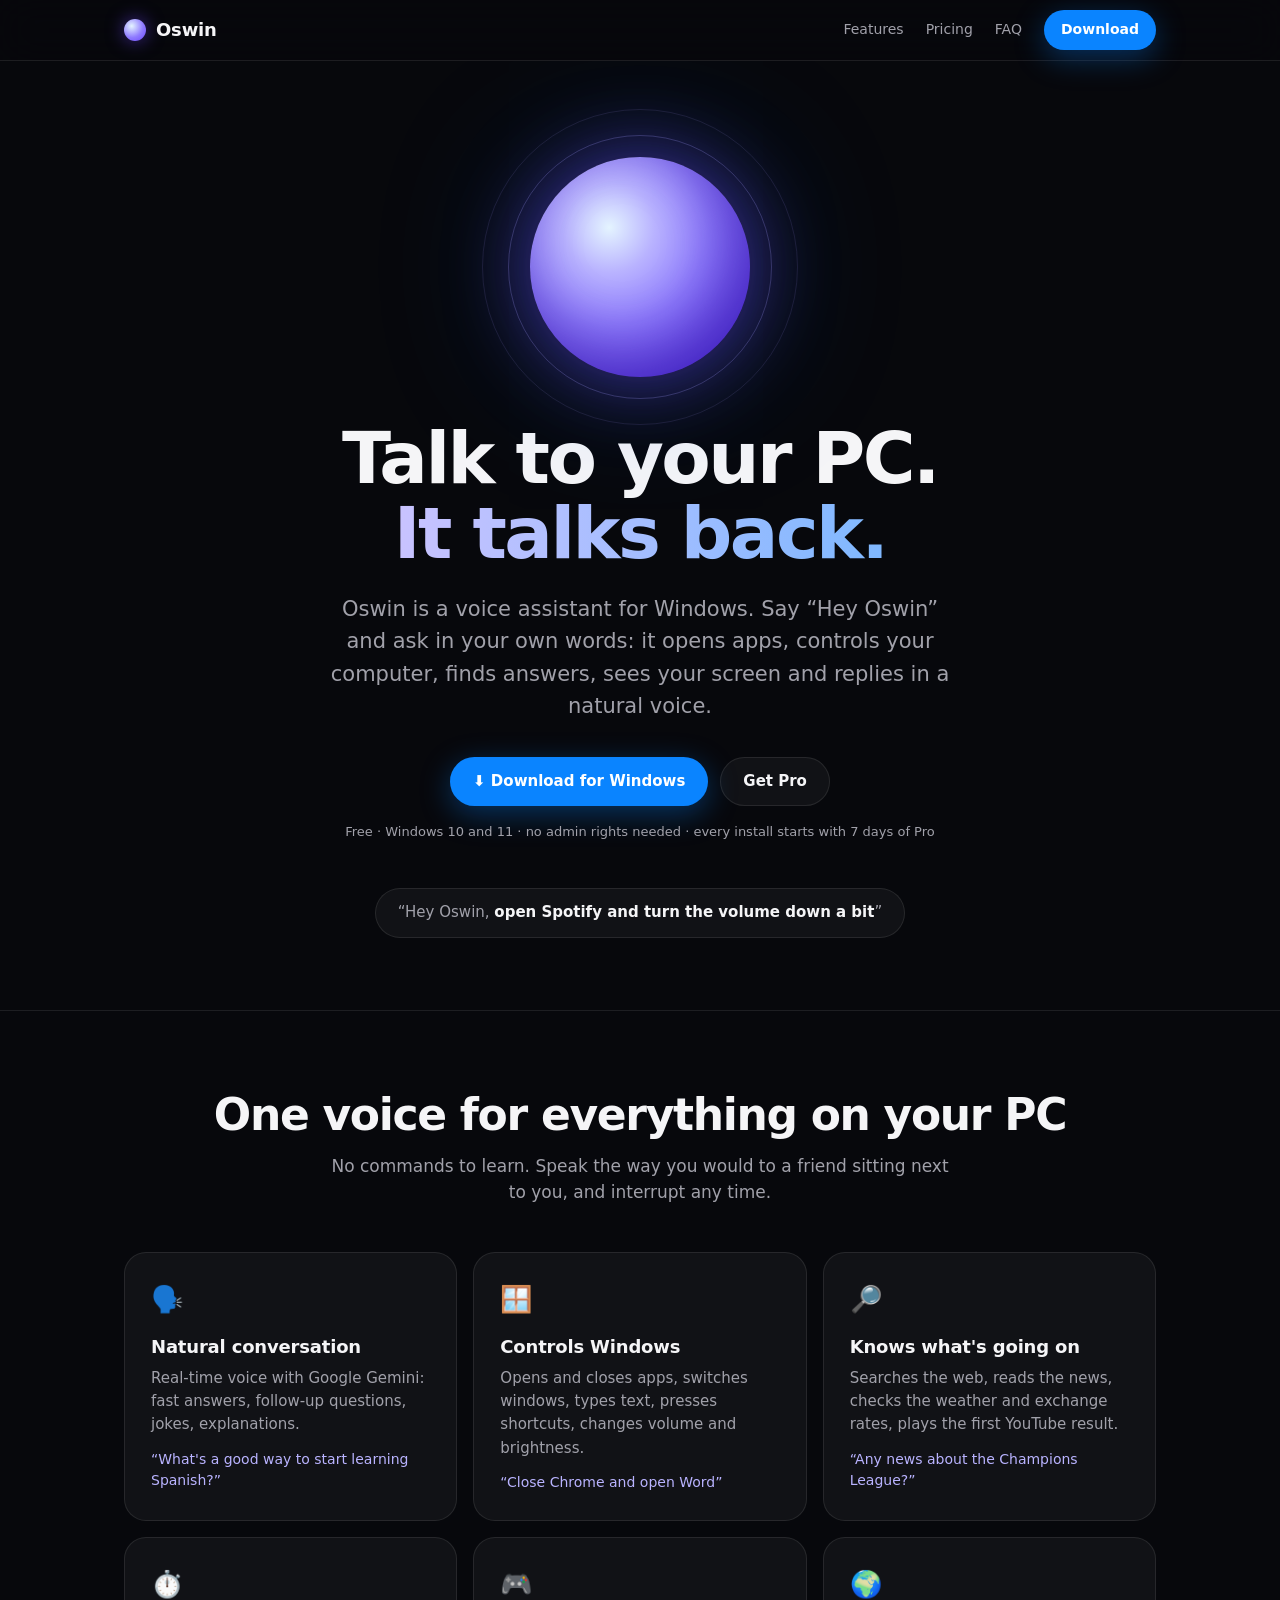
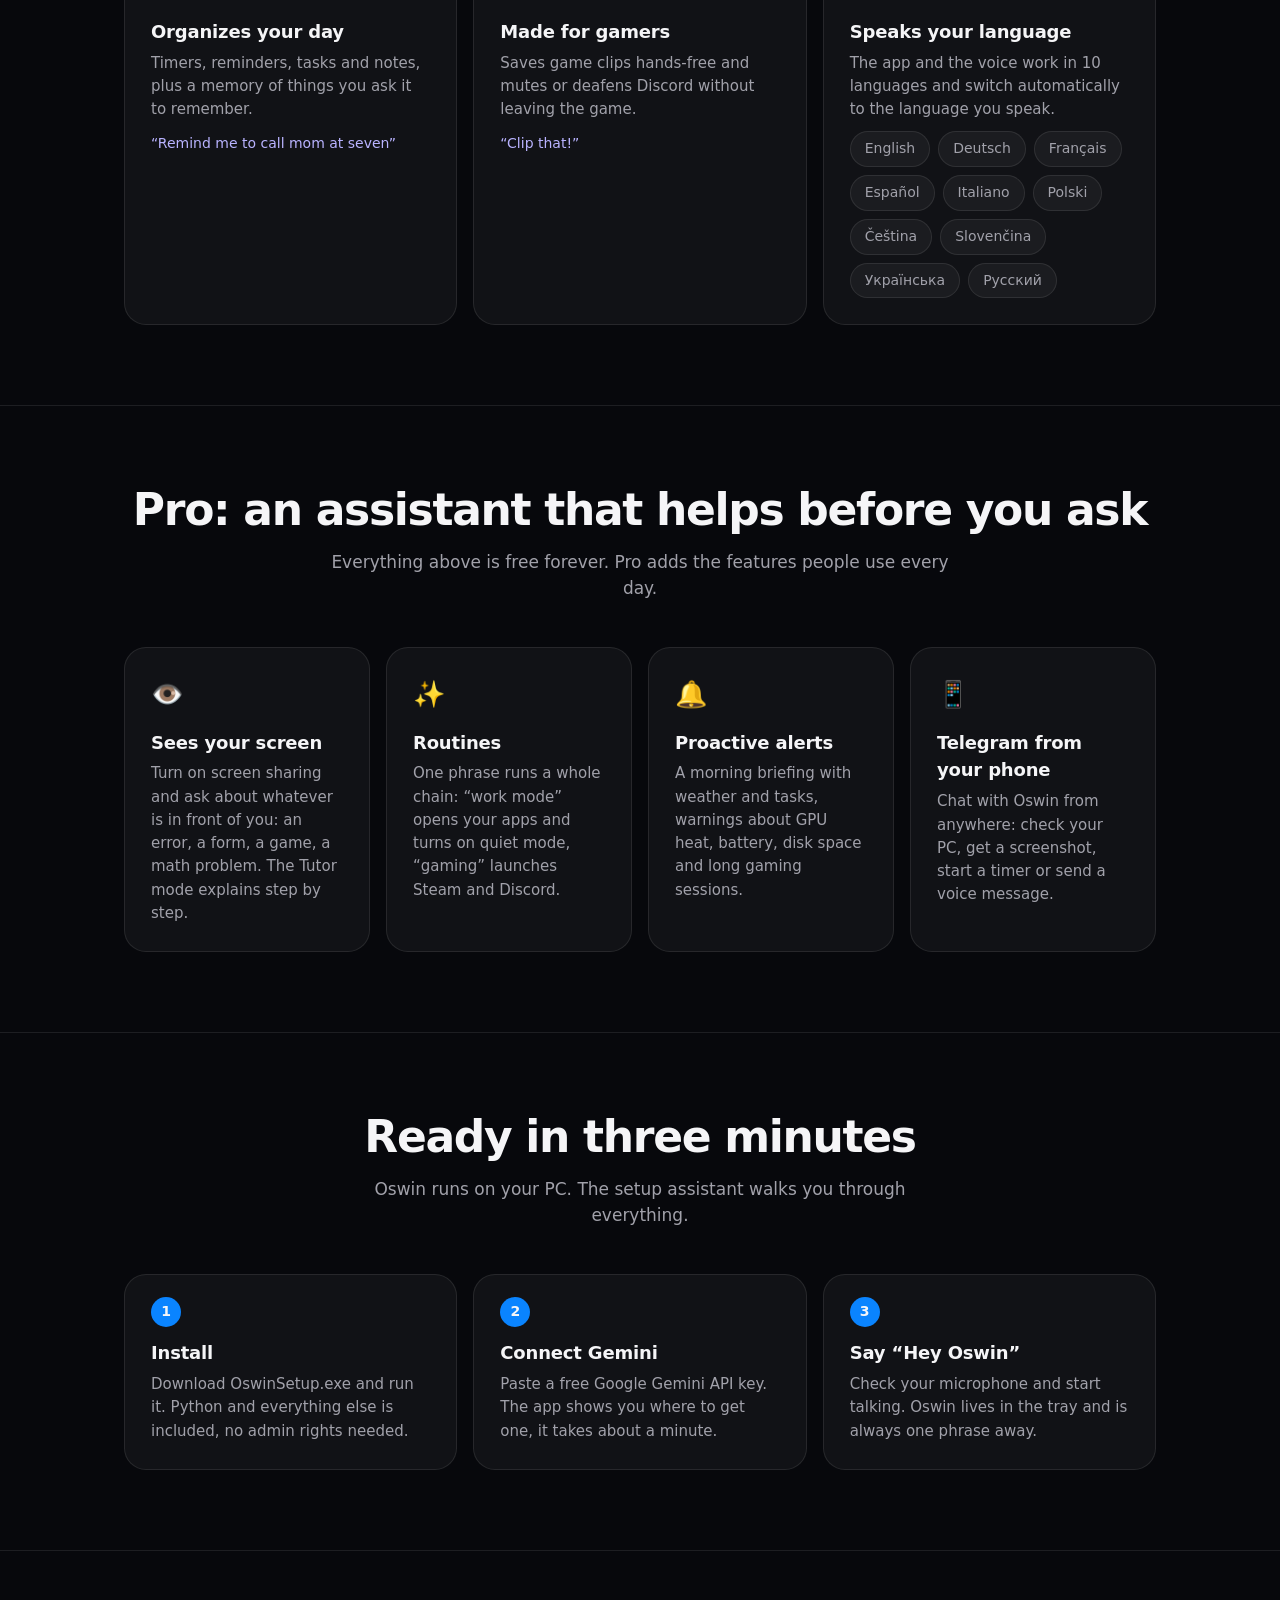
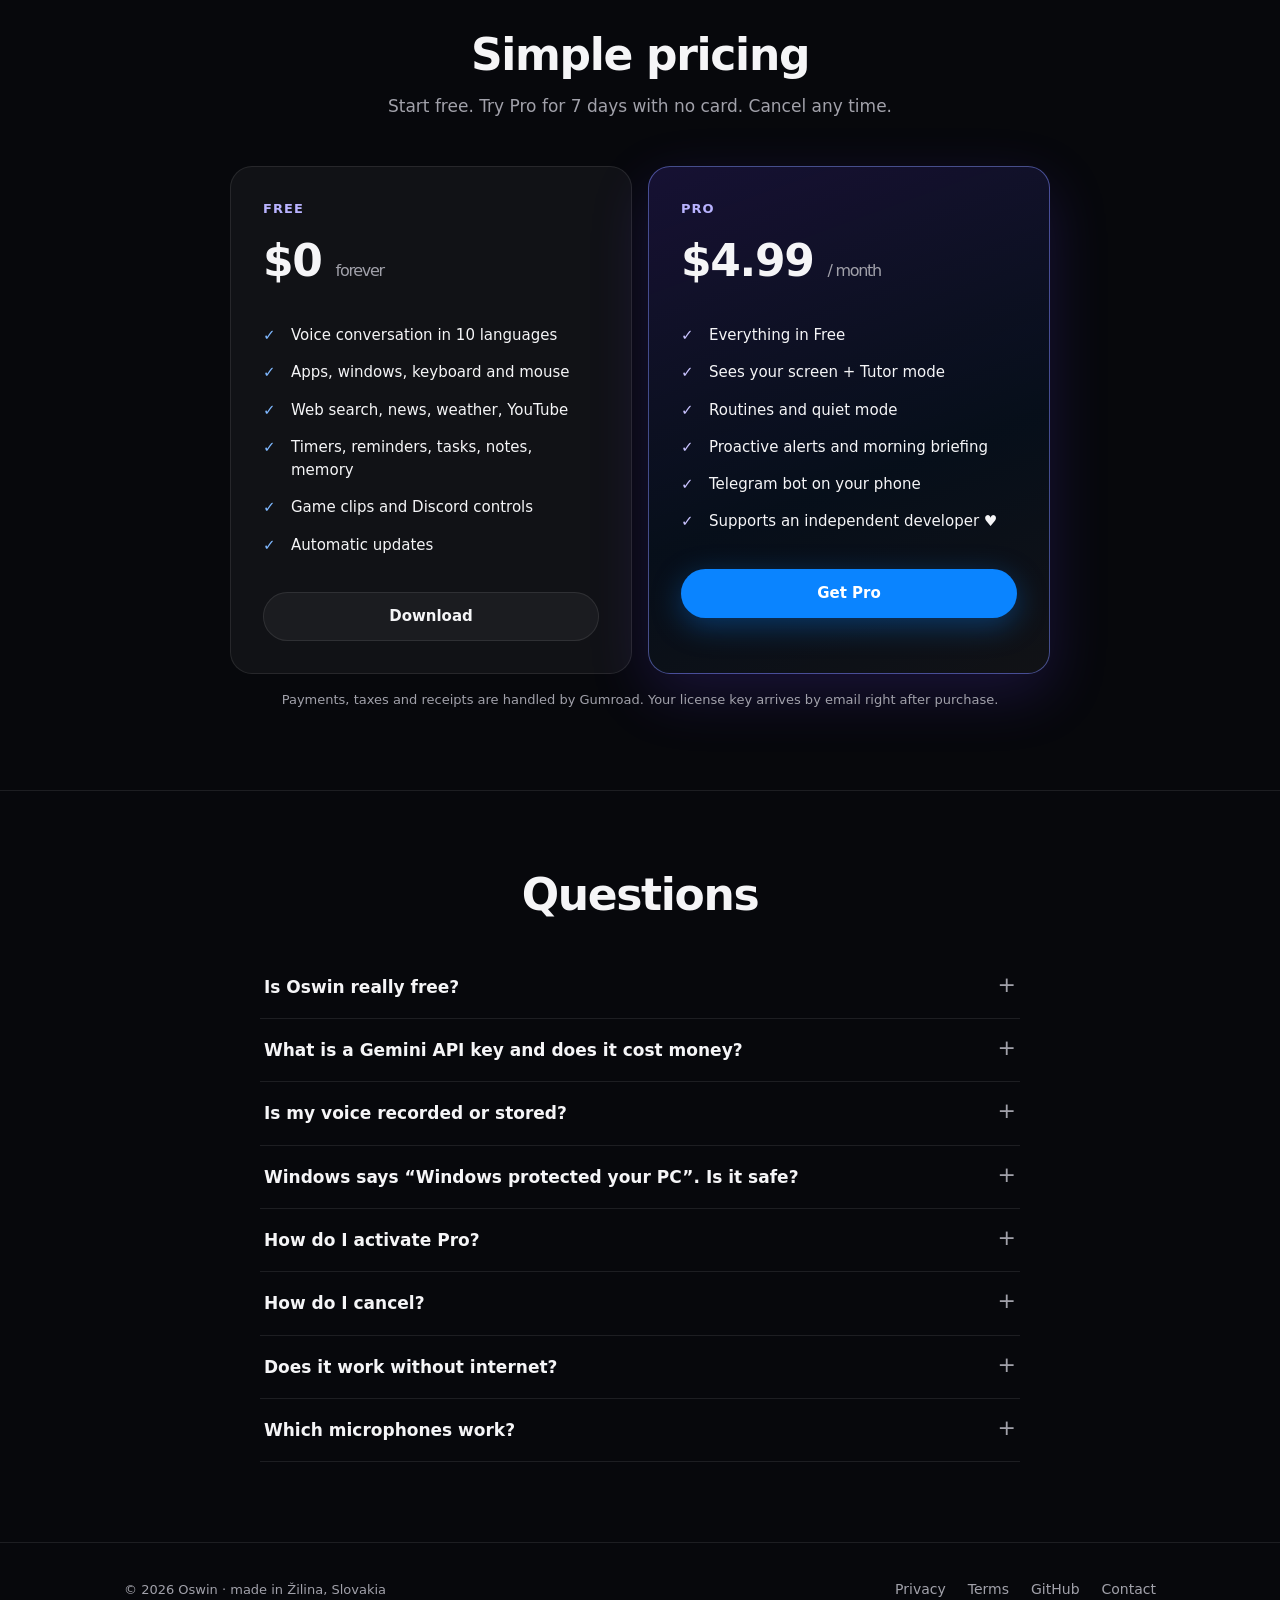
<file: docs/index.html>
<!DOCTYPE html>
<html lang="en">
<head>
<meta charset="utf-8">
<meta name="viewport" content="width=device-width,initial-scale=1">
<title>Oswin — the voice assistant for Windows</title>
<meta name="description" content="Say “Hey Oswin” and talk naturally. Oswin opens apps, controls your PC, searches the web, sees your screen and answers in your language. Free, with Pro for $4.99/month.">
<meta property="og:title" content="Oswin — the voice assistant for Windows">
<meta property="og:description" content="Talk to your PC like to a person. Free for Windows 10/11, 10 languages.">
<meta property="og:image" content="og.png">
<meta name="theme-color" content="#07080c">
<link rel="icon" href="favicon.png">
<link rel="stylesheet" href="style.css">
</head>
<body>
<header><div class="wrap">
  <a class="logo" href="./"><i></i>Oswin</a>
  <nav>
    <a href="#features">Features</a>
    <a href="#pricing">Pricing</a>
    <a href="#faq">FAQ</a>
    <a class="btn primary small" href="https://github.com/woozermach/Jarvis/releases/latest/download/OswinSetup.exe">Download</a>
  </nav>
</div></header>

<main>
<div class="hero wrap">
  <div class="orb" aria-hidden="true"></div>
  <h1>Talk to your PC.<br><span>It talks back.</span></h1>
  <p class="lead">Oswin is a voice assistant for Windows. Say “Hey Oswin” and ask in your own words: it opens apps, controls your computer, finds answers, sees your screen and replies in a natural voice.</p>
  <div class="cta">
    <a class="btn primary" href="https://github.com/woozermach/Jarvis/releases/latest/download/OswinSetup.exe">⬇ Download for Windows</a>
    <a class="btn ghost" href="#pricing">Get Pro</a>
  </div>
  <p class="fine">Free · Windows 10 and 11 · no admin rights needed · every install starts with 7 days of Pro</p>
  <p class="quote">“Hey Oswin, <b>open Spotify and turn the volume down a bit</b>”</p>
</div>

<section id="features"><div class="wrap">
  <h2>One voice for everything on your PC</h2>
  <p class="sub">No commands to learn. Speak the way you would to a friend sitting next to you, and interrupt any time.</p>
  <div class="grid three">
    <div class="card"><div class="ic">🗣️</div><h3>Natural conversation</h3><p>Real-time voice with Google Gemini: fast answers, follow-up questions, jokes, explanations.</p><span class="say">“What's a good way to start learning Spanish?”</span></div>
    <div class="card"><div class="ic">🪟</div><h3>Controls Windows</h3><p>Opens and closes apps, switches windows, types text, presses shortcuts, changes volume and brightness.</p><span class="say">“Close Chrome and open Word”</span></div>
    <div class="card"><div class="ic">🔎</div><h3>Knows what's going on</h3><p>Searches the web, reads the news, checks the weather and exchange rates, plays the first YouTube result.</p><span class="say">“Any news about the Champions League?”</span></div>
    <div class="card"><div class="ic">⏱️</div><h3>Organizes your day</h3><p>Timers, reminders, tasks and notes, plus a memory of things you ask it to remember.</p><span class="say">“Remind me to call mom at seven”</span></div>
    <div class="card"><div class="ic">🎮</div><h3>Made for gamers</h3><p>Saves game clips hands-free and mutes or deafens Discord without leaving the game.</p><span class="say">“Clip that!”</span></div>
    <div class="card"><div class="ic">🌍</div><h3>Speaks your language</h3><p>The app and the voice work in 10 languages and switch automatically to the language you speak.</p>
      <div class="langs" style="justify-content:flex-start"><span>English</span><span>Deutsch</span><span>Français</span><span>Español</span><span>Italiano</span><span>Polski</span><span>Čeština</span><span>Slovenčina</span><span>Українська</span><span>Русский</span></div></div>
  </div>
</div></section>

<section id="pro"><div class="wrap">
  <h2>Pro: an assistant that helps before you ask</h2>
  <p class="sub">Everything above is free forever. Pro adds the features people use every day.</p>
  <div class="grid">
    <div class="card"><div class="ic">👁️</div><h3>Sees your screen</h3><p>Turn on screen sharing and ask about whatever is in front of you: an error, a form, a game, a math problem. The Tutor mode explains step by step.</p></div>
    <div class="card"><div class="ic">✨</div><h3>Routines</h3><p>One phrase runs a whole chain: “work mode” opens your apps and turns on quiet mode, “gaming” launches Steam and Discord.</p></div>
    <div class="card"><div class="ic">🔔</div><h3>Proactive alerts</h3><p>A morning briefing with weather and tasks, warnings about GPU heat, battery, disk space and long gaming sessions.</p></div>
    <div class="card"><div class="ic">📱</div><h3>Telegram from your phone</h3><p>Chat with Oswin from anywhere: check your PC, get a screenshot, start a timer or send a voice message.</p></div>
  </div>
</div></section>

<section><div class="wrap">
  <h2>Ready in three minutes</h2>
  <p class="sub">Oswin runs on your PC. The setup assistant walks you through everything.</p>
  <div class="steps">
    <div class="card step"><h3>Install</h3><p>Download OswinSetup.exe and run it. Python and everything else is included, no admin rights needed.</p></div>
    <div class="card step"><h3>Connect Gemini</h3><p>Paste a free Google Gemini API key. The app shows you where to get one, it takes about a minute.</p></div>
    <div class="card step"><h3>Say “Hey Oswin”</h3><p>Check your microphone and start talking. Oswin lives in the tray and is always one phrase away.</p></div>
  </div>
</div></section>

<section id="pricing"><div class="wrap">
  <h2>Simple pricing</h2>
  <p class="sub">Start free. Try Pro for 7 days with no card. Cancel any time.</p>
  <div class="plans">
    <div class="card plan">
      <div class="tag">Free</div>
      <div class="price">$0 <small>forever</small></div>
      <ul>
        <li>Voice conversation in 10 languages</li>
        <li>Apps, windows, keyboard and mouse</li>
        <li>Web search, news, weather, YouTube</li>
        <li>Timers, reminders, tasks, notes, memory</li>
        <li>Game clips and Discord controls</li>
        <li>Automatic updates</li>
      </ul>
      <a class="btn ghost" href="https://github.com/woozermach/Jarvis/releases/latest/download/OswinSetup.exe">Download</a>
    </div>
    <div class="card plan pro">
      <div class="tag">Pro</div>
      <div class="price">$4.99 <small>/ month</small></div>
      <ul>
        <li>Everything in Free</li>
        <li>Sees your screen + Tutor mode</li>
        <li>Routines and quiet mode</li>
        <li>Proactive alerts and morning briefing</li>
        <li>Telegram bot on your phone</li>
        <li>Supports an independent developer ♥</li>
      </ul>
      <a class="btn primary" href="https://minailove.gumroad.com/l/oswin-pro">Get Pro</a>
    </div>
  </div>
  <p class="fine" style="text-align:center">Payments, taxes and receipts are handled by Gumroad. Your license key arrives by email right after purchase.</p>
</div></section>

<section id="faq"><div class="wrap">
  <h2>Questions</h2>
  <div class="faq" style="margin-top:36px">
    <details><summary>Is Oswin really free?</summary><p>Yes. Everything except the Pro features is free with no time limit and no ads. Every new install gets 7 days of Pro to try.</p></details>
    <details><summary>What is a Gemini API key and does it cost money?</summary><p>Oswin's brain is Google Gemini. You connect it with your own key from Google AI Studio. Google offers a free tier that is enough for everyday use; heavy use or extra privacy (see below) needs a paid Google plan, billed by Google. A Google AI Pro subscription may include monthly Google Cloud credit that can pay for this.</p></details>
    <details><summary>Is my voice recorded or stored?</summary><p>Oswin has no servers of its own and the developer never receives your voice, screen or messages. While you talk, audio goes directly from your PC to Google to be understood and answered. Notes, tasks and settings stay on your PC. Read the <a href="privacy.html">Privacy Policy</a> for every detail.</p></details>
    <details><summary>Windows says “Windows protected your PC”. Is it safe?</summary><p>This warning appears for new apps that are not yet code-signed. Click <b>More info → Run anyway</b>. The full source code is public on <a href="https://github.com/woozermach/Jarvis">GitHub</a>.</p></details>
    <details><summary>How do I activate Pro?</summary><p>After buying, copy the license key from the Gumroad email, open Oswin → Settings → Pro and paste it. If you reinstall Windows or Oswin, just paste the same key again.</p></details>
    <details><summary>How do I cancel?</summary><p>Open the Gumroad receipt email or your Gumroad library and click “Manage membership” → Cancel. Pro stays active until the end of the period you paid for, then Oswin goes back to Free. Nothing is deleted.</p></details>
    <details><summary>Does it work without internet?</summary><p>Not yet. Understanding speech and answering needs Google Gemini online. An offline mode is on the roadmap.</p></details>
    <details><summary>Which microphones work?</summary><p>Any. With headphones you can talk over Oswin and interrupt it; with laptop speakers it pauses the microphone while speaking to avoid echo.</p></details>
  </div>
</div></section>
</main>

<footer><div class="wrap">
  <span>© 2026 Oswin · made in Žilina, Slovakia</span>
  <nav>
    <a href="privacy.html">Privacy</a>
    <a href="terms.html">Terms</a>
    <a href="https://github.com/woozermach/Jarvis">GitHub</a>
    <a href="https://github.com/woozermach/Jarvis/issues"><!--contact-->Contact</a>
  </nav>
</div></footer>
</body>
</html>
</file>
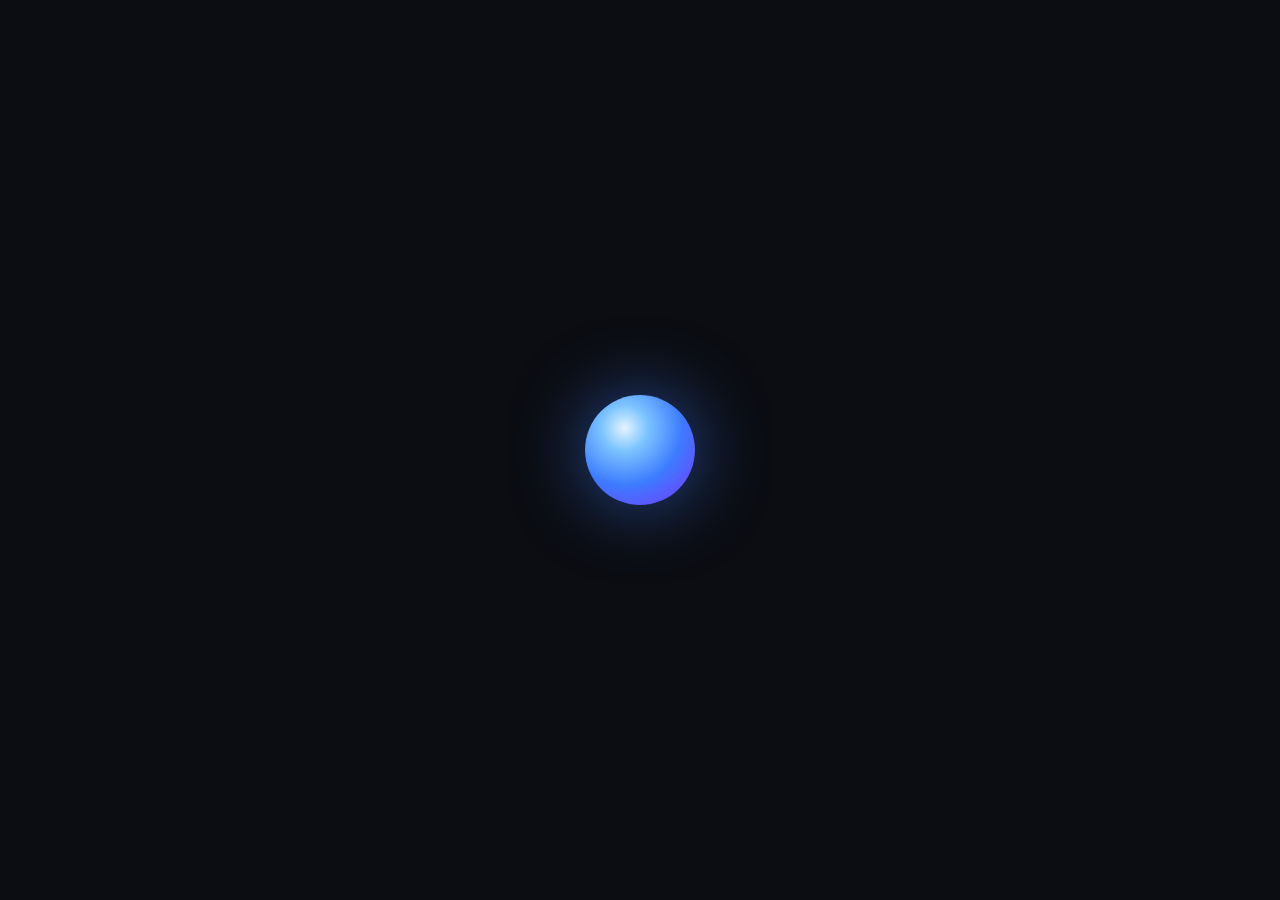
<file: ui/index.html>
<!DOCTYPE html>
<html lang="en" translate="no">
<head>
<meta charset="utf-8">
<meta name="google" content="notranslate">
<title>Oswin</title>
<meta name="viewport" content="width=device-width, initial-scale=1">
<link rel="icon" href="data:image/svg+xml,%3Csvg xmlns='http://www.w3.org/2000/svg' viewBox='0 0 64 64'%3E%3Cdefs%3E%3CradialGradient id='g' cx='.36' cy='.3' r='.8'%3E%3Cstop offset='0' stop-color='%23E4F4FF'/%3E%3Cstop offset='.3' stop-color='%237CC4FF'/%3E%3Cstop offset='.65' stop-color='%233D7BFF'/%3E%3Cstop offset='1' stop-color='%236B45FF'/%3E%3C/radialGradient%3E%3C/defs%3E%3Ccircle cx='32' cy='32' r='28' fill='url(%23g)'/%3E%3C/svg%3E">
<link rel="stylesheet" href="/ui/style.css">
</head>
<body data-theme="dark" class="free">
<div id="app">
  <header class="top">
    <div class="brand">
      <span class="mark" aria-hidden="true"></span>
      <b id="brandName">Oswin</b>
      <em class="pro-badge hidden" id="proBadge">PRO</em>
    </div>
    <div class="flags">
      <button class="flag upd hidden" id="fUpd"><span data-i18n="flag.update">Update to</span> <span id="fUpdV"></span></button>
      <button class="flag warn hidden" id="fWatch" data-i18n-title="flag.watch_off"><span data-i18n="flag.watching">Seeing your screen</span></button>
      <button class="flag hidden" id="fQuiet" data-i18n-title="flag.quiet_off"><span data-i18n="flag.quiet">Quiet until</span> <span id="fQuietT"></span></button>
      <span class="flag dim hidden" id="fGame" data-i18n-title="flag.game_hint"><span data-i18n="flag.gaming">Gaming</span> <span id="fGameT"></span></span>
      <span class="flag dim hidden" id="fTg" data-i18n="flag.phone">Phone linked</span>
    </div>
    <div class="spacer"></div>
    <div class="status" id="statusPill"><i></i><span id="chipText">Loading</span></div>
    <button class="round" id="micBtn" data-i18n-title="btn.mic"><svg viewBox="0 0 24 24"><rect x="9" y="3" width="6" height="11" rx="3"/><path d="M5 11a7 7 0 0 0 14 0M12 18v3"/></svg></button>
    <button class="round" id="setBtn" data-i18n-title="btn.settings"><svg viewBox="0 0 24 24"><circle cx="12" cy="12" r="3"/><path d="M12 2.5v2.2M12 19.3v2.2M2.5 12h2.2M19.3 12h2.2M5.3 5.3l1.6 1.6M17.1 17.1l1.6 1.6M5.3 18.7l1.6-1.6M17.1 6.9l1.6-1.6"/></svg></button>
  </header>

  <main>
    <section class="stage">
      <div class="orb-wrap" id="orbWrap" data-i18n-title="orb.click">
        <div class="ring r1"></div><div class="ring r2"></div>
        <div class="orb" id="orb"></div>
      </div>
      <div class="state-text">
        <b id="stateText">Loading</b>
        <small id="stateHint"></small>
      </div>
      <div class="chat" id="chat"></div>
      <form class="ask" id="form" autocomplete="off">
        <input id="text" data-i18n-ph="ask.placeholder" placeholder="Ask anything, or just talk" maxlength="2000" aria-label="Message">
        <button type="button" class="round ghost" id="stopBtn" data-i18n-title="btn.stop"><svg viewBox="0 0 24 24"><rect x="7" y="7" width="10" height="10" rx="2"/></svg></button>
        <button type="submit" class="round send" data-i18n-title="btn.send"><svg viewBox="0 0 24 24"><path d="M12 19V5M5 12l7-7 7 7"/></svg></button>
      </form>
    </section>

    <aside class="today">
      <div class="today-h" data-i18n="today.title">Today</div>
      <section class="card" id="wxPanel">
        <div class="wx-now"><div class="wx-ico" id="wxIco"></div>
          <div><b id="wxTemp">—</b><small id="wxDesc"></small></div></div>
        <div class="wx-days" id="wxDays"></div>
      </section>
      <section class="card" id="timerPanel">
        <div class="card-h"><span data-i18n="today.timers">Timers</span><em id="timerCount"></em></div>
        <div class="list" id="timers"></div>
      </section>
      <section class="card grow" id="taskPanel">
        <div class="card-h"><span data-i18n="today.tasks">Tasks</span><em id="taskCount"></em></div>
        <div class="list" id="tasks"></div>
        <form id="taskForm" class="task-add"><input id="taskText" data-i18n-ph="today.add_task" placeholder="Add a task" maxlength="200"></form>
      </section>
      <section class="card" id="sysPanel">
        <div class="sys">
          <div><b id="cpuV">—</b><small data-i18n="sys.cpu">CPU</small></div>
          <div><b id="gpuV">—</b><small data-i18n="sys.gpu">GPU</small></div>
          <div><b id="ramV">—</b><small data-i18n="sys.ram">Memory</small></div>
          <div><b id="batV">—</b><small data-i18n="sys.battery">Battery</small></div>
        </div>
        <div class="meters">
          <div class="mrow"><span data-i18n="sys.mic">Mic</span><div class="mbar"><i id="inBar"></i></div></div>
          <div class="mrow"><span data-i18n="sys.voice">Voice</span><div class="mbar out"><i id="outBar"></i></div></div>
        </div>
      </section>
    </aside>
  </main>
</div>

<div id="toasts" aria-live="polite"></div>

<div id="card" class="overlay hidden">
  <div class="sheet card-box">
    <div class="sheet-h"><b id="cardTitle"></b><div class="hrow"><button class="txt" id="cardCopy" data-i18n="btn.copy">Copy</button><button class="round sm" id="cardClose" data-i18n-title="btn.close">✕</button></div></div>
    <div class="card-body md" id="cardBody"></div>
  </div>
</div>

<div id="alert" class="overlay hidden">
  <div class="sheet alert-box"><small id="alertKind"></small><b id="alertText"></b><button class="btn primary" id="alertOk" data-i18n="btn.ok">OK</button></div>
</div>

<div id="shutdown" class="banner hidden"><span id="sdText"></span><button class="btn" id="sdCancel" data-i18n="btn.cancel">Cancel</button></div>

<!-- ───────────── первый запуск ───────────── -->
<div id="onb" class="overlay onb hidden">
  <div class="sheet onb-box">
    <div class="steps-bar" id="onbBar"><i></i><i></i><i></i><i></i></div>
    <section class="onb-step" data-step="0">
      <div class="onb-orb"></div>
      <h1 data-i18n="onb.welcome">Meet Oswin</h1>
      <p class="lead" data-i18n="onb.welcome_sub">Your voice for your PC. Open apps, see your screen, help in games and homework — just by talking.</p>
      <label class="fld"><span data-i18n="onb.language">Language</span><select id="onbLang"></select></label>
      <div class="grid2">
        <label class="fld"><span data-i18n="set.user_name">What should Oswin call you</span><input id="onbName" data-i18n-ph="set.user_name_ph" placeholder="e.g. Alex"></label>
        <label class="fld"><span data-i18n="set.city">Your city (for weather)</span><input id="onbCity" placeholder="London"></label>
      </div>
      <p class="legal mut"><span data-i18n="legal.note">Oswin sends your voice and, only when you ask, your screen to Google Gemini using your own key. Nothing is sent to the developer.</span>
        <a href="https://woozermach.github.io/Jarvis/privacy.html" target="_blank" data-i18n="legal.privacy">Privacy Policy</a> · <a href="https://woozermach.github.io/Jarvis/terms.html" target="_blank" data-i18n="legal.terms">Terms of Use</a></p>
    </section>
    <section class="onb-step" data-step="1">
      <h1 data-i18n="onb.ai_title">Connect your AI</h1>
      <p class="lead" data-i18n="onb.ai_sub">Oswin talks to Google Gemini. Pick how you want to pay for it — you can change this any time.</p>
      <div class="choices" id="onbChoices">
        <button class="choice on" data-v="pro"><i></i><span><b data-i18n="onb.c_pro">I have Google AI Pro</b><small data-i18n="onb.c_pro_d">Use the monthly Google Cloud credits that come with your subscription. Nothing extra to pay for AI.</small></span><em data-i18n="onb.recommended">Recommended</em></button>
        <button class="choice" data-v="key"><i></i><span><b data-i18n="onb.c_key">Use my own Gemini key</b><small data-i18n="onb.c_key_d">Pay Google directly for what you use — roughly $1 per hour of talking. A free tier exists outside the EU.</small></span><em data-i18n="onb.payg">Pay as you go</em></button>
        <button class="choice" data-v="cloud" disabled><i></i><span><b data-i18n="onb.c_cloud">Oswin Cloud</b><small data-i18n="onb.c_cloud_d">Everything included in one subscription, no Google account needed.</small></span><em data-i18n="onb.soon">Coming soon</em></button>
      </div>
    </section>
    <section class="onb-step" data-step="2">
      <h1 data-i18n="onb.key_title">Paste your Gemini key</h1>
      <ol class="howto" id="onbHow"></ol>
      <div class="hrow"><a class="btn" href="https://aistudio.google.com/apikey" target="_blank" data-i18n="onb.open_studio">Open Google AI Studio</a>
        <a class="btn ghost" id="onbCreditsLink" href="https://developers.google.com/program/my-benefits" target="_blank" data-i18n="onb.open_credits">Activate AI Pro credits</a></div>
      <label class="fld"><span data-i18n="onb.key">API key</span><input id="onbKey" type="password" placeholder="AIza…" autocomplete="off"></label>
      <small class="mut" id="onbKeyInfo"></small>
    </section>
    <section class="onb-step" data-step="3">
      <h1 data-i18n="onb.mic_title">Say hello</h1>
      <p class="lead" data-i18n="onb.mic_sub">Check that Oswin hears you. Speak and watch the bar move.</p>
      <div class="meter big"><div class="mbar"><i id="onbMic"></i></div></div>
      <label class="fld"><span data-i18n="set.mic">Microphone</span><select id="onbMicDev"></select></label>
      <div class="tip"><b data-i18n="onb.wake_tip_t">How to call Oswin</b><span data-i18n="onb.wake_tip">Say “Hey Oswin”, press Ctrl+Alt+J, or click the orb.</span></div>
    </section>
    <div class="onb-foot">
      <button class="btn ghost" id="onbBack" data-i18n="btn.back">Back</button>
      <span class="mut" id="onbErr"></span>
      <button class="btn primary" id="onbNext" data-i18n="btn.continue">Continue</button>
    </div>
  </div>
</div>

<!-- ───────────── настройки ───────────── -->
<div id="settings" class="overlay hidden">
  <div class="sheet set-box">
    <nav class="set-nav" aria-label="Settings sections">
      <b data-i18n="set.title">Settings</b>
      <button data-tab="pro" class="nav-pro"><i style="--c:#FFD60A"></i><span data-i18n="tab.pro">Oswin Pro</span></button>
      <button data-tab="main" class="on"><i style="--c:#8E8E93"></i><span data-i18n="tab.main">General</span></button>
      <button data-tab="voice"><i style="--c:#0A84FF"></i><span data-i18n="tab.voice">Voice &amp; personality</span></button>
      <button data-tab="wake"><i style="--c:#FF9F0A"></i><span data-i18n="tab.wake">Wake word &amp; hotkey</span></button>
      <button data-tab="sound"><i style="--c:#FF375F"></i><span data-i18n="tab.sound">Sound</span></button>
      <button data-tab="tools"><i style="--c:#5E5CE6"></i><span data-i18n="tab.tools">Abilities</span></button>
      <button data-tab="routines" class="lockable"><i style="--c:#30D158"></i><span data-i18n="tab.routines">Routines</span></button>
      <button data-tab="proactive" class="lockable"><i style="--c:#FF453A"></i><span data-i18n="tab.proactive">Proactive</span></button>
      <button data-tab="games"><i style="--c:#BF5AF2"></i><span data-i18n="tab.games">Screen &amp; games</span></button>
      <button data-tab="phone" class="lockable"><i style="--c:#64D2FF"></i><span data-i18n="tab.phone">Phone</span></button>
      <button data-tab="apps"><i style="--c:#AC8E68"></i><span data-i18n="tab.apps">Apps</span></button>
      <button data-tab="memory"><i style="--c:#FFD60A"></i><span data-i18n="tab.memory">Memory</span></button>
      <button data-tab="ai"><i style="--c:#32ADE6"></i><span data-i18n="tab.ai">AI &amp; key</span></button>
      <button data-tab="diag"><i style="--c:#636366"></i><span data-i18n="tab.diag">About &amp; updates</span></button>
    </nav>
    <div class="set-main">
      <div class="set-head"><b id="setTitle">General</b><button class="round sm" id="setClose" data-i18n-title="btn.close">✕</button></div>
      <div class="set-body">

        <section class="tab" data-tab="pro">
          <div class="pro-card" id="proCard"><div class="pro-status" id="proStatus">Free version</div><small class="mut" id="proSub"></small></div>
          <div class="pro-cols">
            <div class="group"><b data-i18n="pro.free_t">Free forever</b><ul>
              <li data-i18n="pro.f1">Voice conversation, wake word, 10 voices</li><li data-i18n="pro.f2">Apps, windows, keys and clicks on screen</li>
              <li data-i18n="pro.f3">Web search, YouTube, weather, currency</li><li data-i18n="pro.f4">Timers, alarms, tasks, notes, memory</li>
              <li data-i18n="pro.f5">Ask about your screen, game clips, Discord</li><li data-i18n="pro.f6">One-click updates</li></ul></div>
            <div class="group gold"><b data-i18n="pro.pro_t">Pro</b><ul>
              <li data-i18n="pro.p1">Seeing your screen live + Tutor personality</li><li data-i18n="pro.p2">Routines in one phrase + quiet mode</li>
              <li data-i18n="pro.p3">Proactive alerts + morning briefing</li><li data-i18n="pro.p4">Control your PC from your phone (Telegram)</li></ul></div>
          </div>
          <div class="price"><b>$4.99</b><span data-i18n="pro.per_month">per month · cancel any time</span></div>
          <div class="hrow"><a class="btn primary hidden" id="proBuy" target="_blank" data-i18n="pro.buy">Get Pro</a><span class="mut" id="proNoShop" data-i18n="pro.no_shop">The store opens soon.</span></div>
          <label class="fld"><span data-i18n="pro.key">License key</span>
            <div class="hrow"><input id="licKey" data-i18n-ph="pro.key_ph" placeholder="Paste the key from your purchase e-mail"><button class="btn" id="licAct" data-i18n="pro.activate">Activate</button>
              <button class="btn danger hidden" id="licDel" data-i18n="pro.remove">Remove key</button></div>
            <small id="licInfo" class="mut"></small></label>
          <p class="legal mut"><a href="https://woozermach.github.io/Jarvis/" target="_blank" data-i18n="legal.site">Oswin website</a> · <a href="https://woozermach.github.io/Jarvis/privacy.html" target="_blank" data-i18n="legal.privacy">Privacy Policy</a> · <a href="https://woozermach.github.io/Jarvis/terms.html" target="_blank" data-i18n="legal.terms">Terms of Use</a></p>
        </section>

        <section class="tab on" data-tab="main">
          <div class="grid2">
            <label class="fld"><span data-i18n="set.user_name">What should Oswin call you</span><input id="s_user_name" data-i18n-ph="set.user_name_ph" placeholder="e.g. Alex"></label>
            <label class="fld"><span data-i18n="set.city">Your city (for weather)</span><input id="s_city" placeholder="London"></label>
          </div>
          <div class="grid2">
            <label class="fld"><span data-i18n="set.ui_language">Language</span><select id="s_ui_language"></select></label>
            <div class="fld"><span data-i18n="set.theme">Appearance</span><div class="seg" id="seg_theme">
              <button data-v="system" data-i18n="set.theme_system">Auto</button><button data-v="light" data-i18n="set.theme_light">Light</button><button data-v="dark" data-i18n="set.theme_dark">Dark</button></div></div>
          </div>
          <div class="group">
            <label class="tgl"><span data-i18n="set.open_window">Open the window at launch</span><input type="checkbox" id="s_open_window_on_start"><i></i></label>
            <label class="tgl"><span data-i18n="set.autostart">Start with Windows</span><input type="checkbox" id="s_autostart"><i></i></label>
            <label class="tgl sub"><span data-i18n="set.autostart_window">…and show the window (otherwise quietly in the tray)</span><input type="checkbox" id="s_autostart_window"><i></i></label>
            <label class="tgl"><span data-i18n="set.sounds">Interface sounds</span><input type="checkbox" id="s_sounds"><i></i></label>
            <label class="tgl"><span data-i18n="set.show_system">Show system and audio</span><input type="checkbox" id="s_show_system_panel"><i></i></label>
            <label class="tgl"><span data-i18n="set.show_today">Show weather, timers and tasks</span><input type="checkbox" id="s_show_weather_panel"><i></i></label>
          </div>
          <label class="fld"><span><span data-i18n="set.card_autoclose">Close cards automatically after, s</span> <em id="v_card_autoclose"></em></span>
            <input type="range" id="s_card_autoclose" min="0" max="180" step="5"><small data-i18n="set.card_autoclose_h">0 — never (say “close” or press ✕).</small></label>
          <div class="fld"><span data-i18n="set.accent">Accent colour</span><div class="swatches" id="swatches"></div></div>
        </section>

        <section class="tab" data-tab="voice">
          <label class="fld"><span data-i18n="set.voice">Voice</span><div class="hrow"><select id="s_voice"></select><button class="btn" id="sTest" data-i18n="btn.try">▶ Try</button></div>
            <small data-i18n="set.voice_h">A new voice starts with the next conversation.</small></label>
          <div class="fld"><span data-i18n="set.persona">Personality</span><div class="cards" id="personaCards"></div></div>
          <div class="fld"><span data-i18n="set.reply_length">Reply length</span><div class="seg" id="seg_reply_length">
            <button data-v="short" data-i18n="set.len_short">Short</button><button data-v="normal" data-i18n="set.len_normal">Normal</button><button data-v="detailed" data-i18n="set.len_detailed">Detailed</button></div></div>
          <label class="fld"><span data-i18n="set.reply_language">Reply language</span><select id="s_reply_language"></select></label>
          <label class="fld"><span data-i18n="set.custom">Your own instructions</span>
            <textarea id="s_custom_instructions" rows="5" data-i18n-ph="set.custom_ph" placeholder="e.g. “Call me Alex. When I ask about maths, explain step by step.”"></textarea>
            <small data-i18n="set.custom_h">Oswin follows this in every conversation.</small></label>
        </section>

        <section class="tab" data-tab="wake">
          <div class="grid2">
            <label class="fld"><span data-i18n="set.wake_word">Wake word</span><select id="s_wake_word">
              <option value="oswin">“Hey Oswin”</option><option value="jarvis">“Hey Jarvis”</option></select></label>
            <label class="fld"><span data-i18n="set.wake_engine">How to listen</span><select id="s_wake_engine">
              <option value="auto" data-i18n="set.we_auto">Automatic (recommended)</option>
              <option value="openwakeword" data-i18n="set.we_local">On-device model only</option>
              <option value="google" data-i18n="set.we_speech">Speech recognition</option>
              <option value="off" data-i18n="set.we_off">Off — hotkey and click only</option></select></label>
          </div>
          <small class="mut" data-i18n="set.wake_h">“Hey Oswin” is recognised from short phrases by Google speech recognition. An on-device model is coming.</small>
          <div class="meter big"><label data-i18n="set.wake_meter">Wake word confidence</label><div class="mbar wake"><i id="setWakeBar"></i><s id="setWakeThr"></s></div></div>
          <label class="fld"><span><span data-i18n="set.wake_threshold">Strictness</span> <em id="v_wake_threshold"></em></span>
            <input type="range" id="s_wake_threshold" min="0.2" max="0.9" step="0.05"><small data-i18n="set.wake_threshold_h">Higher — fewer false wakes; lower — reacts more easily.</small></label>
          <label class="fld"><span><span data-i18n="set.wake_verify">Sensitivity to a short call</span> <em id="v_wake_verify_threshold"></em></span>
            <input type="range" id="s_wake_verify_threshold" min="0" max="0.1" step="0.002"></label>
          <label class="fld"><span data-i18n="set.hotkey">Hotkey</span><div class="hrow"><input id="s_hotkey" readonly class="hotkey-in">
            <button class="btn" id="hkReset" data-i18n="btn.reset">Reset</button></div><small id="hkInfo"></small></label>
          <label class="fld"><span><span data-i18n="set.idle">Keep listening after a reply, s</span> <em id="v_idle_timeout"></em></span><input type="range" id="s_idle_timeout" min="5" max="60" step="1"></label>
          <label class="fld"><span><span data-i18n="set.vad">Pause before replying, ms</span> <em id="v_vad_silence_ms"></em></span><input type="range" id="s_vad_silence_ms" min="300" max="2000" step="50">
            <small data-i18n="set.vad_h">If Oswin cuts you off mid-sentence — increase it.</small></label>
          <div class="group">
            <label class="tgl"><span><span data-i18n="set.headphones_auto">Detect a headset automatically</span> <em id="hsInfo" class="mut"></em></span><input type="checkbox" id="s_headphones_auto"><i></i></label>
            <label class="tgl"><span data-i18n="set.headphones">I always use headphones — interrupt by just talking</span><input type="checkbox" id="s_headphones"><i></i></label>
          </div>
        </section>

        <section class="tab" data-tab="sound">
          <label class="fld"><span data-i18n="set.mic">Microphone</span><select id="s_mic_device"></select></label>
          <div class="meter big"><label data-i18n="set.mic_level">Microphone level</label><div class="mbar"><i id="setInBar"></i></div></div>
          <label class="fld"><span><span data-i18n="set.mic_gain">Microphone gain</span> <em id="v_mic_gain"></em></span><input type="range" id="s_mic_gain" min="0.5" max="4" step="0.1"></label>
          <label class="fld"><span data-i18n="set.speaker">Speakers / headphones</span><div class="hrow"><select id="s_speaker_device"></select><button class="btn" id="sSnd" data-i18n="btn.test_sound">▶ Sound</button></div></label>
        </section>

        <section class="tab" data-tab="tools">
          <p class="hint" data-i18n="set.tools_h">What Oswin may do on your computer. Switched-off abilities cannot be used.</p>
          <div id="toolToggles" class="group"></div>
          <div class="group"><label class="tgl"><span data-i18n="set.confirm">Ask before shutdown, emptying the bin and “buy/delete” buttons</span><input type="checkbox" id="s_confirm_dangerous"><i></i></label></div>
        </section>

        <section class="tab" data-tab="routines">
          <p class="hint" data-i18n="rt.h">A routine is a set of actions you start with one phrase. The easiest way is to say: “Hey Oswin, create a gaming routine: open Steam and Discord, volume 40, quiet mode.” Then: “start the gaming routine”.</p>
          <div id="routineList" class="routines"></div>
          <details class="rt-new"><summary data-i18n="rt.manual">Create a routine manually</summary>
            <div class="grid2"><label class="fld"><span data-i18n="rt.name">Name</span><input id="rtName" placeholder="Study"></label>
              <label class="fld"><span data-i18n="rt.desc">Description</span><input id="rtDesc"></label></div>
            <div id="rtSteps" class="rt-steps"></div>
            <div class="hrow"><select id="rtTool"></select><button class="btn" id="rtAddStep" data-i18n="rt.add_step">+ Step</button><button class="btn primary" id="rtSave" data-i18n="rt.save">Save routine</button></div>
          </details>
          <div class="fld"><span data-i18n="rt.quiet">Quiet mode</span><div class="hrow"><span id="quietInfo" class="mut"></span>
            <button class="btn" data-quiet="60" data-i18n="rt.q1">1 hour</button><button class="btn" data-quiet="180" data-i18n="rt.q3">3 hours</button><button class="btn" data-quiet="0" data-i18n="rt.qoff">Turn off</button></div>
            <small data-i18n="rt.quiet_h">In quiet mode Oswin does not start talking on its own — alerts arrive as notifications. Alarms and timers still ring.</small></div>
        </section>

        <section class="tab" data-tab="proactive">
          <div class="group">
            <label class="tgl"><span data-i18n="pa.on">Tell me about important things (overheating, battery, disk, long gaming)</span><input type="checkbox" id="s_proactive"><i></i></label>
            <label class="tgl sub"><span data-i18n="pa.voice">…out loud (otherwise only a notification)</span><input type="checkbox" id="s_proactive_voice"><i></i></label>
            <label class="tgl"><span data-i18n="pa.night">Gently remind me to sleep if I game after 1 am</span><input type="checkbox" id="s_proactive_night"><i></i></label>
            <label class="tgl"><span data-i18n="pa.briefing">Morning briefing: weather, tasks and reminders in the first chat of the day</span><input type="checkbox" id="s_morning_briefing"><i></i></label>
          </div>
          <label class="fld"><span><span data-i18n="pa.gpu">GPU overheating, °C</span> <em id="v_proactive_gpu_temp"></em></span><input type="range" id="s_proactive_gpu_temp" min="70" max="100" step="1"></label>
          <label class="fld"><span><span data-i18n="pa.battery">Battery below, %</span> <em id="v_proactive_battery"></em></span><input type="range" id="s_proactive_battery" min="5" max="40" step="1"></label>
          <label class="fld"><span><span data-i18n="pa.disk">Low disk space, GB</span> <em id="v_proactive_disk_gb"></em></span><input type="range" id="s_proactive_disk_gb" min="0" max="60" step="1"></label>
          <label class="fld"><span><span data-i18n="pa.game">Suggest a break after gaming, h</span> <em id="v_proactive_game_hours"></em></span><input type="range" id="s_proactive_game_hours" min="0" max="6" step="0.5">
            <small data-i18n="pa.game_h">0 — never. Gaming is detected from GPU load.</small></label>
        </section>

        <section class="tab" data-tab="games">
          <p class="hint" data-i18n="gm.h">Say “watch my screen” or “follow my game” — Oswin sees your screen for the whole conversation and helps as you go: in games, code or homework (with the Tutor personality — step by step).</p>
          <div class="hrow"><button class="btn primary" id="watchOn" data-i18n="gm.start">Start seeing my screen</button></div>
          <label class="fld"><span><span data-i18n="gm.interval">A screen frame every, s</span> <em id="v_watch_interval"></em></span><input type="range" id="s_watch_interval" min="1" max="6" step="0.5">
            <small data-i18n="gm.interval_h">More often — reacts faster, but uses more of your AI quota.</small></label>
          <label class="fld"><span><span data-i18n="gm.idle">Wait in silence in this mode, s</span> <em id="v_watch_idle_timeout"></em></span><input type="range" id="s_watch_idle_timeout" min="20" max="300" step="10"></label>
          <label class="fld"><span data-i18n="gm.clips">Clips (“save that moment”)</span><select id="s_clip_method">
            <option value="auto" data-i18n="gm.clip_auto">Automatic: NVIDIA if its app is running, otherwise Xbox Game Bar</option>
            <option value="nvidia">NVIDIA Instant Replay (Alt+F10)</option><option value="gamebar">Xbox Game Bar (Win+Alt+G)</option></select>
            <small data-i18n="gm.clips_h">Turn on Instant Replay in the NVIDIA app, or background recording in Game Bar.</small></label>
          <div class="grid2">
            <label class="fld"><span data-i18n="gm.dmute">Discord: mute hotkey</span><input id="s_discord_mute_key" placeholder="ctrl+shift+f9"></label>
            <label class="fld"><span data-i18n="gm.ddeaf">Discord: deafen hotkey</span><input id="s_discord_deafen_key" placeholder="ctrl+shift+f10"></label>
          </div>
          <small class="mut" data-i18n="gm.discord_h">Set the same shortcuts in Discord → Settings → Keybinds (Toggle mute / Toggle deafen).</small>
        </section>

        <section class="tab" data-tab="phone">
          <p class="hint" data-i18n="ph.h">Control your PC from Telegram: text or send voice messages — “what's on my screen”, “set a 20-minute timer”, “shut down the PC”. Timers and alerts arrive here too.</p>
          <ol class="howto">
            <li data-i18n="ph.s1">Open @BotFather in Telegram, send /newbot and choose a name.</li>
            <li data-i18n="ph.s2">Copy the token (looks like 123456:ABC…), paste it below, switch the bot on and save.</li>
            <li data-i18n="ph.s3">Open your bot and send it the pairing code that appears here.</li>
          </ol>
          <div class="hrow"><a class="btn" href="https://t.me/BotFather" target="_blank">@BotFather</a></div>
          <div class="group"><label class="tgl"><span data-i18n="ph.on">Telegram bot on</span><input type="checkbox" id="s_telegram_enabled"><i></i></label>
            <label class="tgl"><span data-i18n="ph.notify">Send timers, reminders and alerts</span><input type="checkbox" id="s_telegram_notify"><i></i></label></div>
          <label class="fld"><span data-i18n="ph.token">Bot token</span><input id="sTgToken" type="password" data-i18n-ph="ph.token_ph" placeholder="Paste the token (the saved one is hidden)"><small id="tgTokInfo"></small></label>
          <div class="tg-status" id="tgStatus">—</div>
          <div class="hrow"><button class="btn" id="tgTest" data-i18n="ph.test">Send a test</button><button class="btn danger" id="tgUnlink" data-i18n="ph.unlink">Unlink phone</button></div>
        </section>

        <section class="tab" data-tab="apps">
          <p class="hint"><span data-i18n="ap.h1">Oswin finds apps from the Start menu by itself</span> (<b id="appsCount">0</b>). <span data-i18n="ap.h2">If it can't find something, add your own name and a path to an .exe, shortcut, folder or website.</span></p>
          <div id="appsTable" class="apps-table"></div>
          <button class="btn" id="appAdd" data-i18n="ap.add">+ Add</button>
          <label class="fld"><span data-i18n="ap.test">Check what opens for a name</span>
            <div class="hrow"><input id="appTest" placeholder="steam"><button class="btn" id="appTestBtn" data-i18n="ap.check">Check</button></div><small id="appTestRes"></small></label>
        </section>

        <section class="tab" data-tab="memory">
          <div class="fld"><span data-i18n="mem.title">What Oswin remembers about you</span><div class="list group" id="memList"></div>
            <div class="hrow"><input id="memNew" data-i18n-ph="mem.add_ph" placeholder="Add a fact, e.g. “classes on Tuesdays at 8”"><button class="btn" id="memAdd">+</button></div></div>
          <div class="fld"><span data-i18n="mem.notes">Notes</span><div class="list group" id="noteList"></div></div>
          <div class="hrow"><button class="btn danger" id="memClear" data-i18n="mem.clear">Forget everything about me</button><button class="btn" id="histClear" data-i18n="mem.hist">Clear conversation history</button></div>
        </section>

        <section class="tab" data-tab="ai">
          <label class="fld"><span data-i18n="ai.key">Gemini API key</span>
            <div class="hrow"><input id="sKey" type="password" data-i18n-ph="ai.key_ph" placeholder="Paste a new key (the saved one is hidden)"><a href="https://aistudio.google.com/apikey" target="_blank" class="btn" data-i18n="ai.get">Get a key</a></div>
            <small id="sKeyInfo"></small></label>
          <div class="hrow"><button class="btn" id="onbAgain" data-i18n="ai.wizard">Open the setup assistant</button></div>
          <label class="fld"><span data-i18n="ai.live">Voice model (Live)</span><select id="s_live_model"></select></label>
          <label class="fld"><span data-i18n="ai.text">Model for vision and search</span><select id="s_text_model"></select></label>
          <p class="hint" data-i18n="ai.auto_h">“Auto” — Oswin picks the best available model and switches if one is overloaded.</p>
          <p class="hint" data-i18n="ai.privacy">Your voice, screen frames and messages go straight from your PC to Google Gemini under your own key. Oswin has no servers and does not see your data.</p>
        </section>

        <section class="tab" data-tab="diag">
          <div class="group upd-box" id="updBox">
            <div class="hrow"><b id="updTitle"></b><span class="mut" id="updState"></span></div>
            <div class="md small" id="updNotes"></div>
            <div class="hrow wrap"><button class="btn" id="updCheck" data-i18n="up.check">Check for updates</button>
              <button class="btn primary hidden" id="updInstall" data-i18n="up.install">Update</button></div>
            <label class="tgl"><span data-i18n="up.auto">Check for updates automatically</span><input type="checkbox" id="s_update_auto_check"><i></i></label>
            <small class="mut" data-i18n="up.safe">Your settings, keys and memory are never touched. A copy of the old version is kept, and if the new one fails to start, Oswin rolls back by itself.</small>
          </div>
          <div class="info" id="sInfo"></div>
          <div class="hrow wrap">
            <button class="btn" id="dQuick" data-i18n="dg.quick">Quick self-test</button>
            <button class="btn" id="dFull" data-i18n="dg.full">Full self-test</button>
            <button class="btn" data-open="log" data-i18n="dg.log">Open log</button>
            <button class="btn" data-open="folder" data-i18n="dg.folder">App folder</button>
            <button class="btn" data-open="screenshots" data-i18n="dg.shots">Screenshots</button>
            <button class="btn" id="dRestart" data-i18n="dg.restart">Restart</button>
            <button class="btn danger" id="dQuit" data-i18n="dg.quit">Quit Oswin</button>
          </div>
          <pre class="console" id="dOut"></pre>
        </section>
      </div>
      <div class="set-foot"><span id="setDirty"></span><button class="btn primary" id="setSave" data-i18n="btn.save">Save</button></div>
    </div>
  </div>
</div>

<div id="boot" class="boot"><div class="boot-orb"></div></div>

<script src="/ui/i18n.js"></script>
<script src="/ui/app.js"></script>
</body>
</html>
</file>
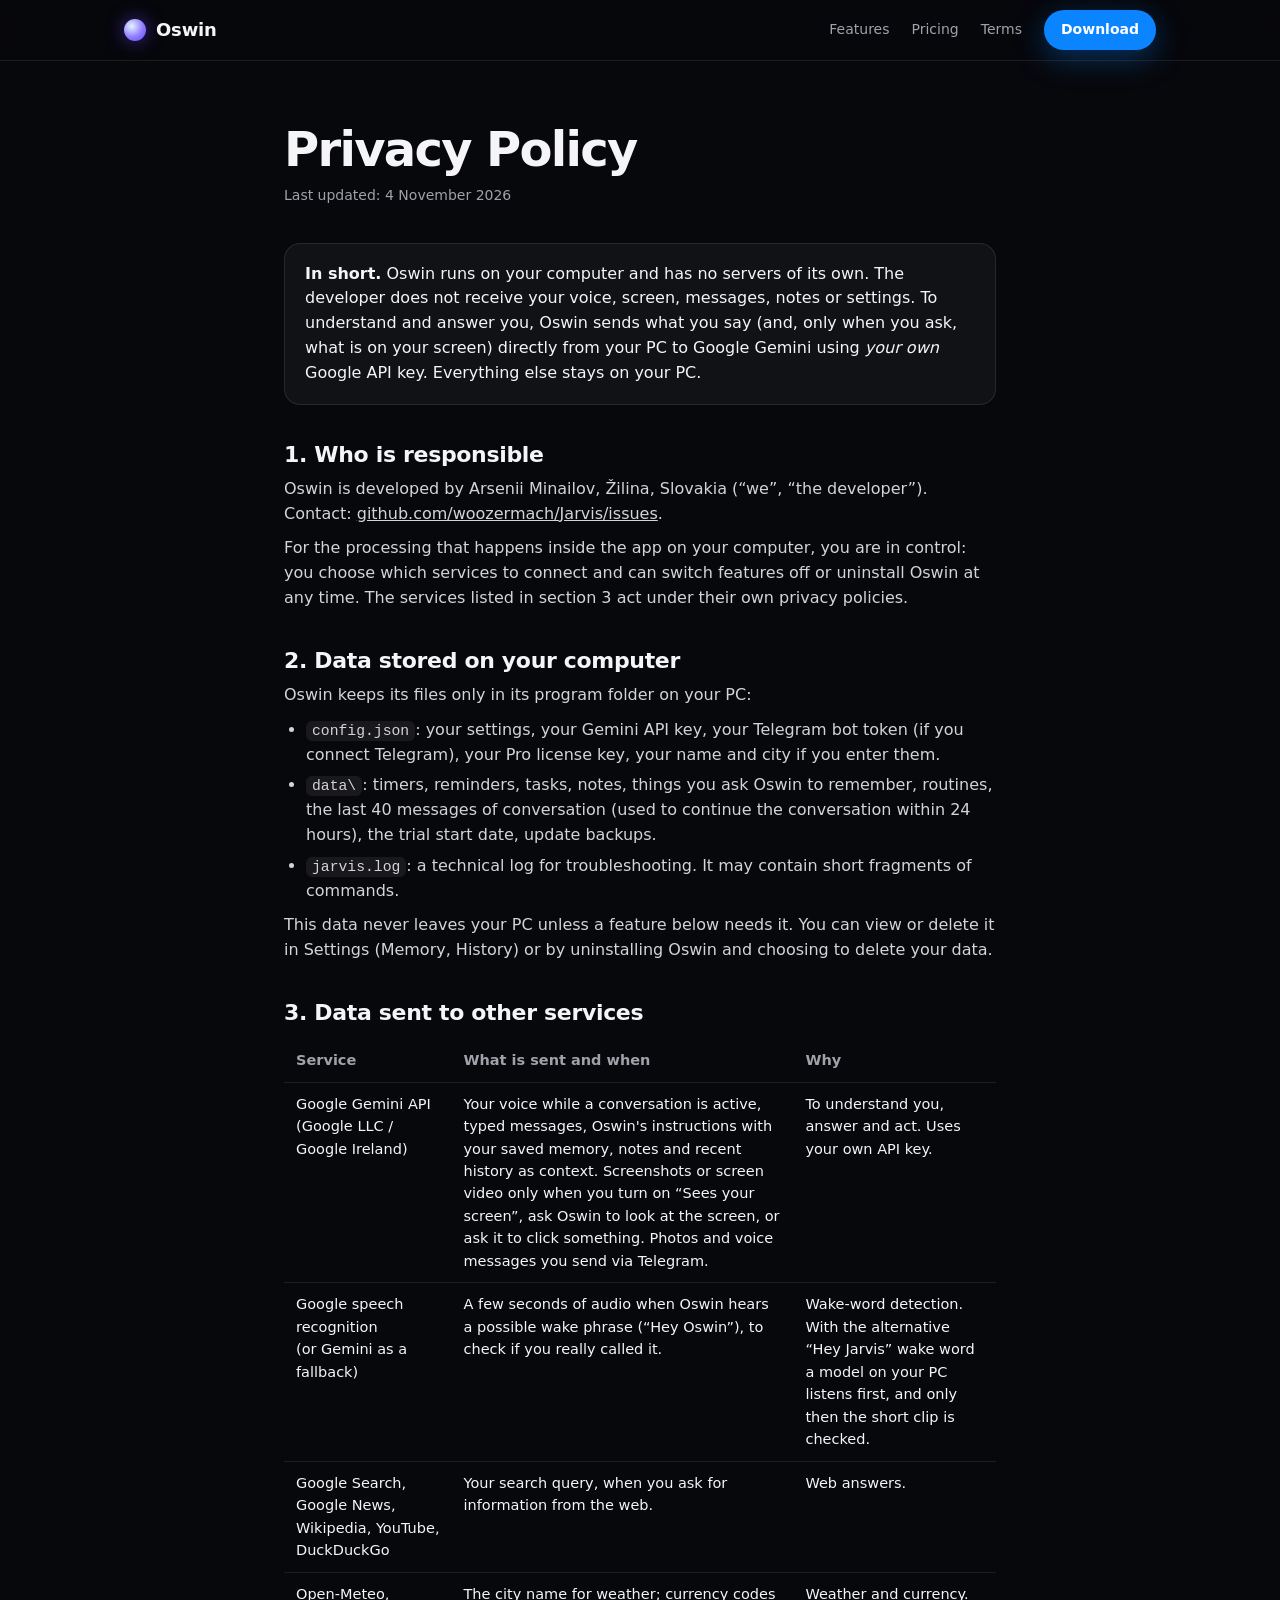
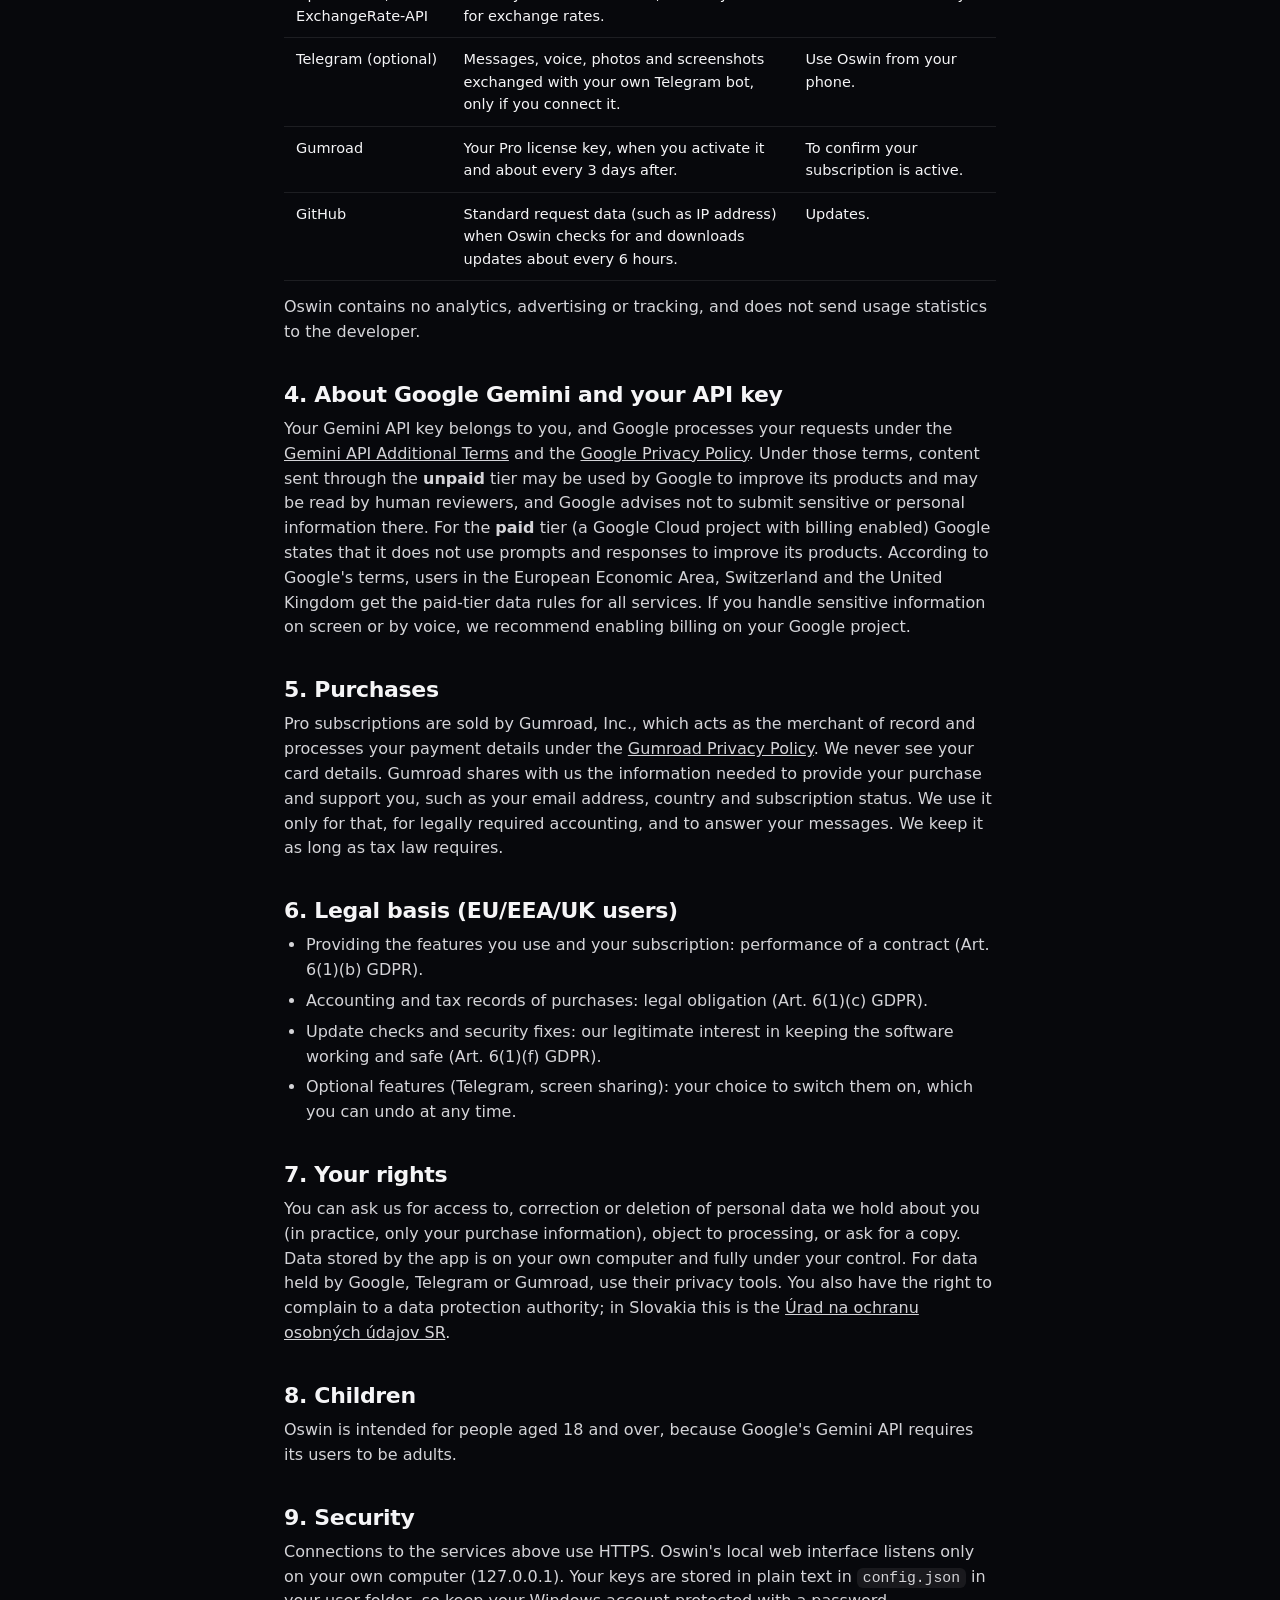
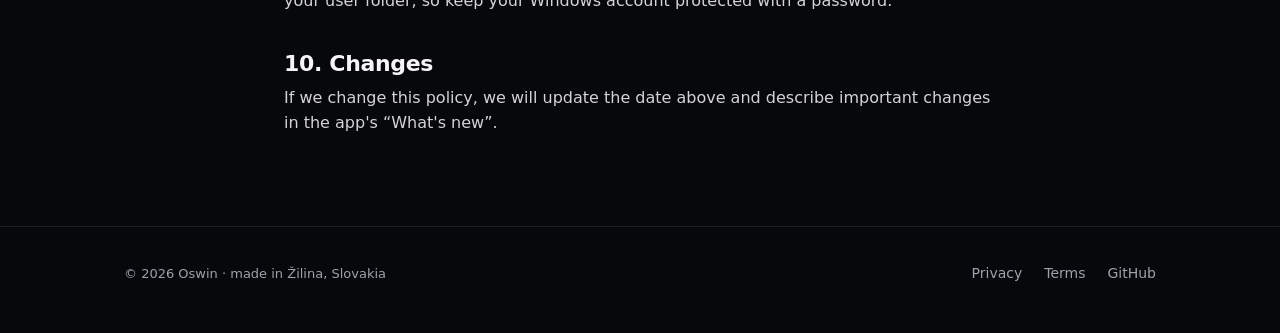
<file: docs/privacy.html>
<!DOCTYPE html>
<html lang="en">
<head>
<meta charset="utf-8">
<meta name="viewport" content="width=device-width,initial-scale=1">
<title>Privacy Policy — Oswin</title>
<meta name="theme-color" content="#07080c">
<link rel="icon" href="favicon.png">
<link rel="stylesheet" href="style.css">
</head>
<body>
<header><div class="wrap">
  <a class="logo" href="./"><i></i>Oswin</a>
  <nav><a href="./#features">Features</a><a href="./#pricing">Pricing</a><a href="terms.html">Terms</a>
    <a class="btn primary small" href="https://github.com/woozermach/Jarvis/releases/latest/download/OswinSetup.exe">Download</a></nav>
</div></header>

<main class="doc">
<h1>Privacy Policy</h1>
<p class="upd">Last updated: 4 November 2026</p>

<div class="box"><b>In short.</b> Oswin runs on your computer and has no servers of its own. The developer does not receive your voice,
screen, messages, notes or settings. To understand and answer you, Oswin sends what you say (and, only when you ask, what is on your
screen) directly from your PC to Google Gemini using <i>your own</i> Google API key. Everything else stays on your PC.</div>

<h2>1. Who is responsible</h2>
<p>Oswin is developed by Arsenii Minailov, Žilina, Slovakia (“we”, “the developer”).
Contact: <a href="https://github.com/woozermach/Jarvis/issues"><!--contact-->github.com/woozermach/Jarvis/issues</a>.</p>
<p>For the processing that happens inside the app on your computer, you are in control: you choose which services to connect and can
switch features off or uninstall Oswin at any time. The services listed in section 3 act under their own privacy policies.</p>

<h2>2. Data stored on your computer</h2>
<p>Oswin keeps its files only in its program folder on your PC:</p>
<ul>
  <li><code>config.json</code>: your settings, your Gemini API key, your Telegram bot token (if you connect Telegram), your Pro license key, your name and city if you enter them.</li>
  <li><code>data\</code>: timers, reminders, tasks, notes, things you ask Oswin to remember, routines, the last 40 messages of conversation (used to continue the conversation within 24 hours), the trial start date, update backups.</li>
  <li><code>jarvis.log</code>: a technical log for troubleshooting. It may contain short fragments of commands.</li>
</ul>
<p>This data never leaves your PC unless a feature below needs it. You can view or delete it in Settings (Memory, History) or by uninstalling Oswin and choosing to delete your data.</p>

<h2>3. Data sent to other services</h2>
<table>
  <tr><th>Service</th><th>What is sent and when</th><th>Why</th></tr>
  <tr><td>Google Gemini API<br>(Google LLC / Google Ireland)</td><td>Your voice while a conversation is active, typed messages, Oswin's instructions with your saved memory, notes and recent history as context. Screenshots or screen video only when you turn on “Sees your screen”, ask Oswin to look at the screen, or ask it to click something. Photos and voice messages you send via Telegram.</td><td>To understand you, answer and act. Uses your own API key.</td></tr>
  <tr><td>Google speech recognition<br>(or Gemini as a fallback)</td><td>A few seconds of audio when Oswin hears a possible wake phrase (“Hey Oswin”), to check if you really called it.</td><td>Wake-word detection. With the alternative “Hey Jarvis” wake word a model on your PC listens first, and only then the short clip is checked.</td></tr>
  <tr><td>Google Search, Google News, Wikipedia, YouTube, DuckDuckGo</td><td>Your search query, when you ask for information from the web.</td><td>Web answers.</td></tr>
  <tr><td>Open-Meteo, ExchangeRate-API</td><td>The city name for weather; currency codes for exchange rates.</td><td>Weather and currency.</td></tr>
  <tr><td>Telegram (optional)</td><td>Messages, voice, photos and screenshots exchanged with your own Telegram bot, only if you connect it.</td><td>Use Oswin from your phone.</td></tr>
  <tr><td>Gumroad</td><td>Your Pro license key, when you activate it and about every 3 days after.</td><td>To confirm your subscription is active.</td></tr>
  <tr><td>GitHub</td><td>Standard request data (such as IP address) when Oswin checks for and downloads updates about every 6 hours.</td><td>Updates.</td></tr>
</table>
<p>Oswin contains no analytics, advertising or tracking, and does not send usage statistics to the developer.</p>

<h2>4. About Google Gemini and your API key</h2>
<p>Your Gemini API key belongs to you, and Google processes your requests under the
<a href="https://ai.google.dev/gemini-api/terms">Gemini API Additional Terms</a> and the
<a href="https://policies.google.com/privacy">Google Privacy Policy</a>. Under those terms, content sent through the <b>unpaid</b> tier may be used by Google
to improve its products and may be read by human reviewers, and Google advises not to submit sensitive or personal information there.
For the <b>paid</b> tier (a Google Cloud project with billing enabled) Google states that it does not use prompts and responses to improve its products.
According to Google's terms, users in the European Economic Area, Switzerland and the United Kingdom get the paid-tier data rules for all services.
If you handle sensitive information on screen or by voice, we recommend enabling billing on your Google project.</p>

<h2>5. Purchases</h2>
<p>Pro subscriptions are sold by Gumroad, Inc., which acts as the merchant of record and processes your payment details under the
<a href="https://gumroad.com/privacy">Gumroad Privacy Policy</a>. We never see your card details. Gumroad shares with us the information needed
to provide your purchase and support you, such as your email address, country and subscription status. We use it only for that,
for legally required accounting, and to answer your messages. We keep it as long as tax law requires.</p>

<h2>6. Legal basis (EU/EEA/UK users)</h2>
<ul>
  <li>Providing the features you use and your subscription: performance of a contract (Art. 6(1)(b) GDPR).</li>
  <li>Accounting and tax records of purchases: legal obligation (Art. 6(1)(c) GDPR).</li>
  <li>Update checks and security fixes: our legitimate interest in keeping the software working and safe (Art. 6(1)(f) GDPR).</li>
  <li>Optional features (Telegram, screen sharing): your choice to switch them on, which you can undo at any time.</li>
</ul>

<h2>7. Your rights</h2>
<p>You can ask us for access to, correction or deletion of personal data we hold about you (in practice, only your purchase information),
object to processing, or ask for a copy. Data stored by the app is on your own computer and fully under your control. For data held by
Google, Telegram or Gumroad, use their privacy tools. You also have the right to complain to a data protection authority; in Slovakia
this is the <a href="https://dataprotection.gov.sk">Úrad na ochranu osobných údajov SR</a>.</p>

<h2>8. Children</h2>
<p>Oswin is intended for people aged 18 and over, because Google's Gemini API requires its users to be adults.</p>

<h2>9. Security</h2>
<p>Connections to the services above use HTTPS. Oswin's local web interface listens only on your own computer (127.0.0.1). Your keys are stored
in plain text in <code>config.json</code> in your user folder, so keep your Windows account protected with a password.</p>

<h2>10. Changes</h2>
<p>If we change this policy, we will update the date above and describe important changes in the app's “What's new”.</p>
</main>

<footer><div class="wrap">
  <span>© 2026 Oswin · made in Žilina, Slovakia</span>
  <nav><a href="privacy.html">Privacy</a><a href="terms.html">Terms</a><a href="https://github.com/woozermach/Jarvis">GitHub</a></nav>
</div></footer>
</body>
</html>
</file>
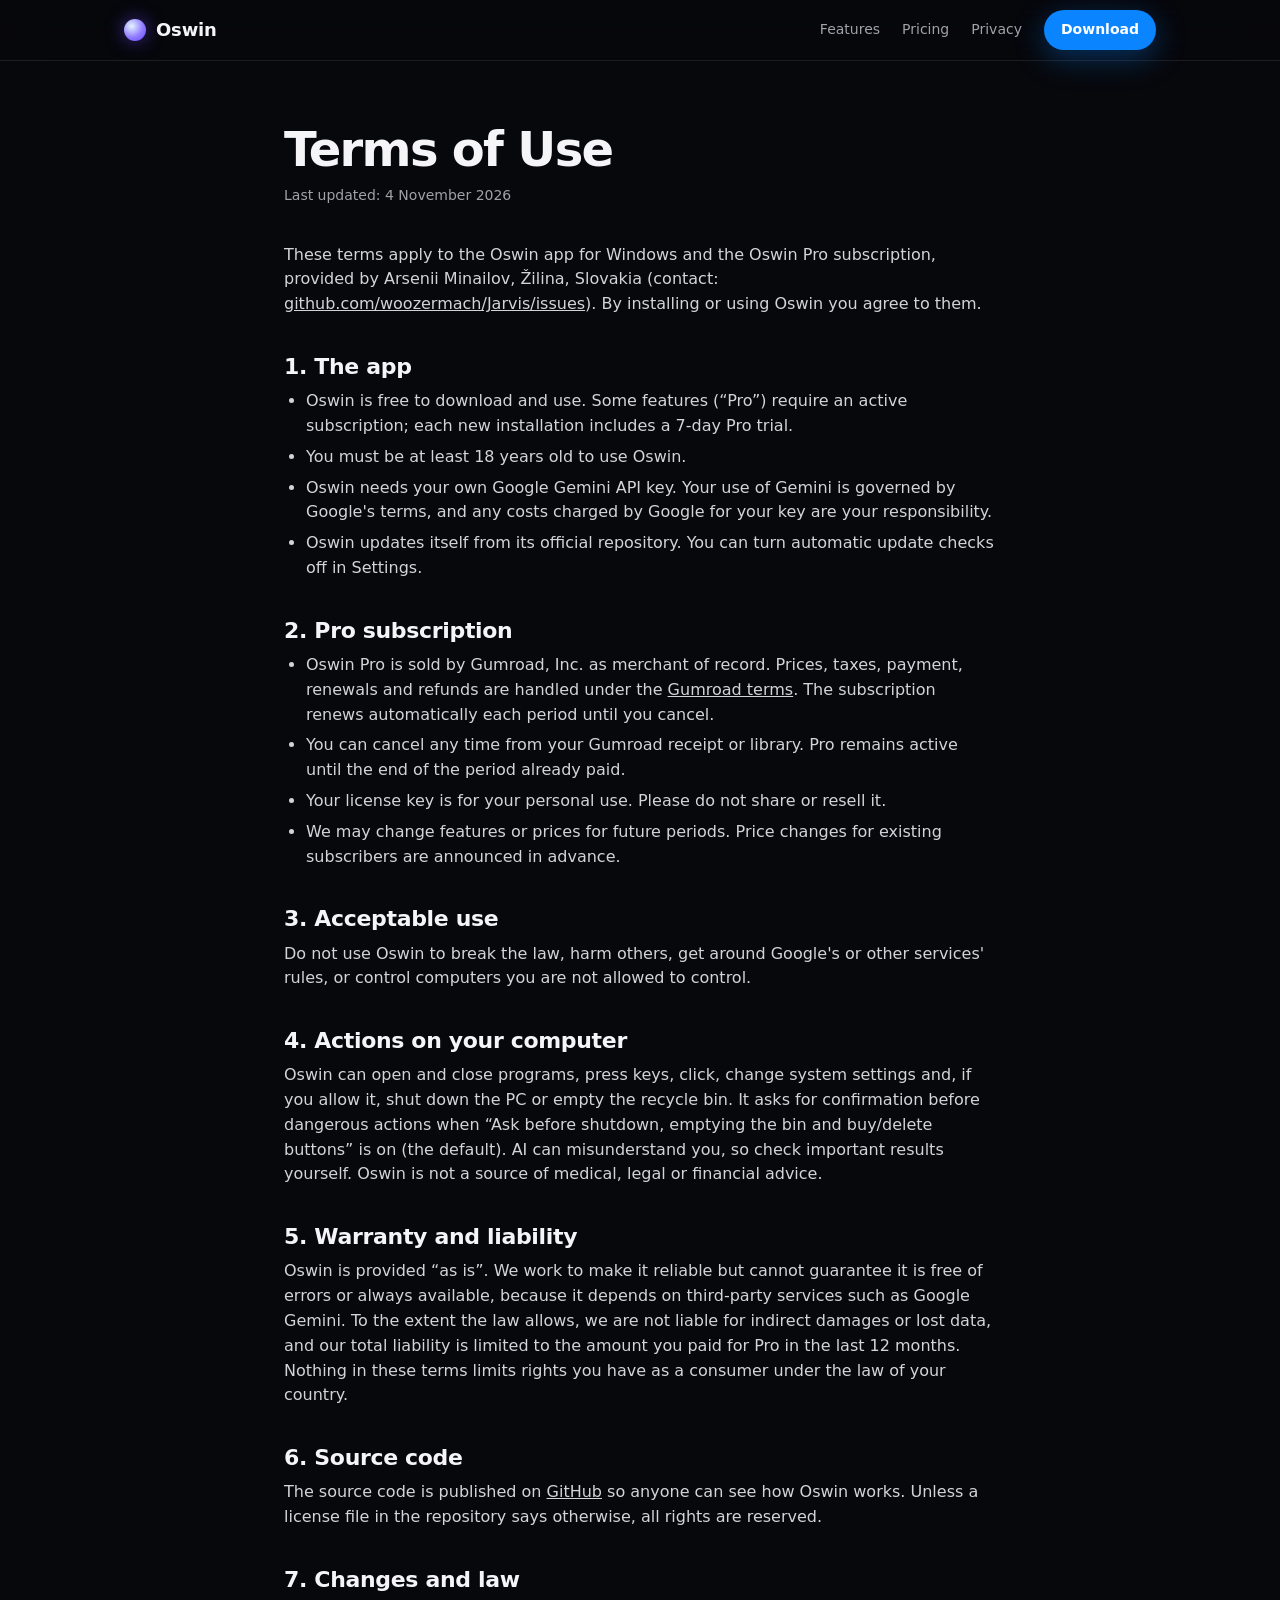
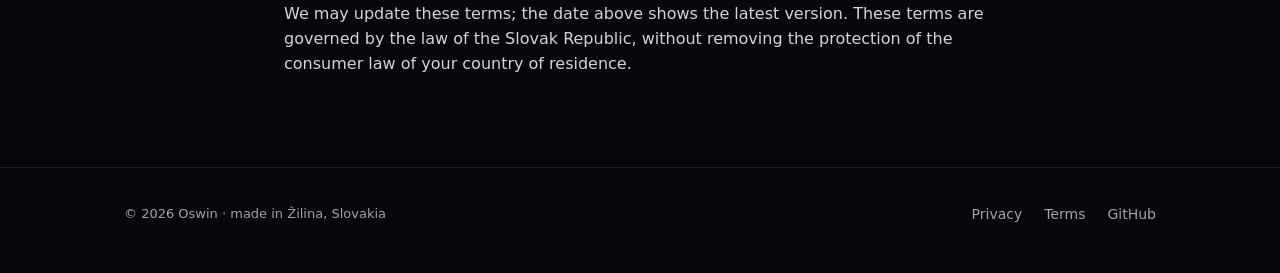
<file: docs/terms.html>
<!DOCTYPE html>
<html lang="en">
<head>
<meta charset="utf-8">
<meta name="viewport" content="width=device-width,initial-scale=1">
<title>Terms of Use — Oswin</title>
<meta name="theme-color" content="#07080c">
<link rel="icon" href="favicon.png">
<link rel="stylesheet" href="style.css">
</head>
<body>
<header><div class="wrap">
  <a class="logo" href="./"><i></i>Oswin</a>
  <nav><a href="./#features">Features</a><a href="./#pricing">Pricing</a><a href="privacy.html">Privacy</a>
    <a class="btn primary small" href="https://github.com/woozermach/Jarvis/releases/latest/download/OswinSetup.exe">Download</a></nav>
</div></header>

<main class="doc">
<h1>Terms of Use</h1>
<p class="upd">Last updated: 4 November 2026</p>

<p>These terms apply to the Oswin app for Windows and the Oswin Pro subscription, provided by Arsenii Minailov, Žilina, Slovakia
(contact: <a href="https://github.com/woozermach/Jarvis/issues"><!--contact-->github.com/woozermach/Jarvis/issues</a>). By installing or using Oswin you agree to them.</p>

<h2>1. The app</h2>
<ul>
  <li>Oswin is free to download and use. Some features (“Pro”) require an active subscription; each new installation includes a 7-day Pro trial.</li>
  <li>You must be at least 18 years old to use Oswin.</li>
  <li>Oswin needs your own Google Gemini API key. Your use of Gemini is governed by Google's terms, and any costs charged by Google for your key are your responsibility.</li>
  <li>Oswin updates itself from its official repository. You can turn automatic update checks off in Settings.</li>
</ul>

<h2>2. Pro subscription</h2>
<ul>
  <li>Oswin Pro is sold by Gumroad, Inc. as merchant of record. Prices, taxes, payment, renewals and refunds are handled under the
    <a href="https://gumroad.com/terms">Gumroad terms</a>. The subscription renews automatically each period until you cancel.</li>
  <li>You can cancel any time from your Gumroad receipt or library. Pro remains active until the end of the period already paid.</li>
  <li>Your license key is for your personal use. Please do not share or resell it.</li>
  <li>We may change features or prices for future periods. Price changes for existing subscribers are announced in advance.</li>
</ul>

<h2>3. Acceptable use</h2>
<p>Do not use Oswin to break the law, harm others, get around Google's or other services' rules, or control computers you are not allowed to control.</p>

<h2>4. Actions on your computer</h2>
<p>Oswin can open and close programs, press keys, click, change system settings and, if you allow it, shut down the PC or empty the recycle bin.
It asks for confirmation before dangerous actions when “Ask before shutdown, emptying the bin and buy/delete buttons” is on (the default). AI can misunderstand you, so check
important results yourself. Oswin is not a source of medical, legal or financial advice.</p>

<h2>5. Warranty and liability</h2>
<p>Oswin is provided “as is”. We work to make it reliable but cannot guarantee it is free of errors or always available, because it depends on
third-party services such as Google Gemini. To the extent the law allows, we are not liable for indirect damages or lost data, and our total
liability is limited to the amount you paid for Pro in the last 12 months. Nothing in these terms limits rights you have as a consumer under
the law of your country.</p>

<h2>6. Source code</h2>
<p>The source code is published on <a href="https://github.com/woozermach/Jarvis">GitHub</a> so anyone can see how Oswin works.
Unless a license file in the repository says otherwise, all rights are reserved.</p>

<h2>7. Changes and law</h2>
<p>We may update these terms; the date above shows the latest version. These terms are governed by the law of the Slovak Republic, without
removing the protection of the consumer law of your country of residence.</p>
</main>

<footer><div class="wrap">
  <span>© 2026 Oswin · made in Žilina, Slovakia</span>
  <nav><a href="privacy.html">Privacy</a><a href="terms.html">Terms</a><a href="https://github.com/woozermach/Jarvis">GitHub</a></nav>
</div></footer>
</body>
</html>
</file>
<file: docs/style.css>
:root{
  --bg:#07080c;--bg2:#10131b;--card:rgba(255,255,255,.045);--line:rgba(255,255,255,.09);
  --text:#f5f5f7;--dim:#a1a1aa;--accent:#0A84FF;--violet:#6b45ff;--glow:#e4f4ff;
  --r:22px;--max:1080px;
  font-family:-apple-system,BlinkMacSystemFont,"SF Pro Display","Segoe UI Variable","Segoe UI",Inter,system-ui,sans-serif;
}
*{box-sizing:border-box;margin:0}
html{scroll-behavior:smooth}
body{background:var(--bg);color:var(--text);line-height:1.55;-webkit-font-smoothing:antialiased}
a{color:inherit}
.wrap{max-width:var(--max);margin:0 auto;padding:0 24px}

/* шапка */
header{position:sticky;top:0;z-index:10;backdrop-filter:saturate(180%) blur(20px);-webkit-backdrop-filter:saturate(180%) blur(20px);
  background:rgba(7,8,12,.72);border-bottom:1px solid var(--line)}
header .wrap{display:flex;align-items:center;gap:28px;height:60px}
.logo{display:flex;align-items:center;gap:10px;font-weight:650;font-size:18px;text-decoration:none;letter-spacing:-.01em}
.logo i{width:22px;height:22px;border-radius:50%;background:radial-gradient(circle at 35% 32%,var(--glow),#8f7bff 55%,var(--violet));
  box-shadow:0 0 18px rgba(107,69,255,.55)}
nav{display:flex;align-items:center;gap:22px;margin-left:auto;font-size:14px}
nav a{color:var(--dim);text-decoration:none}nav a:hover{color:var(--text)}
.btn{display:inline-flex;align-items:center;gap:8px;padding:12px 22px;border-radius:999px;font-weight:600;font-size:15px;
  text-decoration:none;border:1px solid transparent;transition:transform .15s,background .15s,box-shadow .15s;cursor:pointer}
.btn:hover{transform:translateY(-1px)}
.btn.primary{background:var(--accent);color:#fff;box-shadow:0 8px 30px rgba(10,132,255,.35)}
.btn.primary:hover{background:#2b95ff}
.btn.ghost{border-color:var(--line);background:var(--card)}
.btn.small{padding:8px 16px;font-size:14px}

/* главный экран */
.hero{text-align:center;padding:96px 0 72px;position:relative;overflow:hidden}
.orb{width:220px;height:220px;margin:0 auto 44px;border-radius:50%;position:relative;
  background:radial-gradient(circle at 36% 32%,var(--glow) 0%,#b9b3ff 22%,#8f7bff 48%,var(--violet) 78%,#3d22c9 100%);
  box-shadow:0 0 80px rgba(107,69,255,.55),0 0 160px rgba(10,132,255,.25),inset -18px -24px 60px rgba(30,10,120,.45);
  animation:breathe 5s ease-in-out infinite}
.orb::before,.orb::after{content:"";position:absolute;inset:-22px;border-radius:50%;border:1px solid rgba(160,150,255,.25);animation:ring 5s ease-in-out infinite}
.orb::after{inset:-48px;border-color:rgba(160,150,255,.12);animation-delay:.6s}
@keyframes breathe{50%{transform:scale(1.045);box-shadow:0 0 110px rgba(107,69,255,.7),0 0 200px rgba(10,132,255,.3),inset -18px -24px 60px rgba(30,10,120,.45)}}
@keyframes ring{50%{transform:scale(1.06);opacity:.5}}
@media (prefers-reduced-motion:reduce){.orb,.orb::before,.orb::after{animation:none}}
h1{font-size:clamp(40px,6.4vw,72px);line-height:1.04;letter-spacing:-.035em;font-weight:700}
h1 span{background:linear-gradient(90deg,#c9c3ff,#7fb8ff);-webkit-background-clip:text;background-clip:text;color:transparent}
.lead{font-size:clamp(17px,2.1vw,21px);color:var(--dim);max-width:640px;margin:22px auto 34px}
.cta{display:flex;gap:12px;justify-content:center;flex-wrap:wrap}
.fine{color:var(--dim);font-size:13px;margin-top:16px}
.quote{display:inline-block;margin-top:46px;padding:12px 22px;border-radius:999px;background:var(--card);border:1px solid var(--line);
  font-size:15px;color:var(--dim)}.quote b{color:var(--text);font-weight:600}

/* секции */
section{padding:80px 0;border-top:1px solid var(--line)}
h2{font-size:clamp(30px,4.2vw,44px);letter-spacing:-.03em;line-height:1.1;text-align:center}
.sub{color:var(--dim);text-align:center;max-width:620px;margin:14px auto 46px;font-size:17px}
.grid{display:grid;gap:16px;grid-template-columns:repeat(auto-fit,minmax(240px,1fr))}
.grid.three{grid-template-columns:repeat(3,1fr)}
@media (max-width:900px){.grid.three{grid-template-columns:repeat(auto-fit,minmax(240px,1fr))}}
.card{background:var(--card);border:1px solid var(--line);border-radius:var(--r);padding:26px}
.card .ic{font-size:26px;margin-bottom:14px}
.card h3{font-size:18px;letter-spacing:-.01em;margin-bottom:6px}
.card p{color:var(--dim);font-size:15px}
.card .say{display:block;margin-top:12px;font-size:14px;color:#b9b3ff}

/* шаги */
.steps{display:grid;gap:16px;grid-template-columns:repeat(auto-fit,minmax(260px,1fr));counter-reset:s}
.step{counter-increment:s;position:relative;padding-top:64px}
.step::before{content:counter(s);position:absolute;top:22px;left:26px;width:30px;height:30px;border-radius:50%;
  display:grid;place-items:center;font-weight:700;font-size:14px;background:var(--accent)}

/* цены */
.plans{display:grid;gap:16px;grid-template-columns:repeat(auto-fit,minmax(300px,1fr));max-width:820px;margin:0 auto}
.plan{padding:32px}
.plan.pro{border-color:rgba(127,140,255,.5);background:linear-gradient(160deg,rgba(107,69,255,.16),rgba(10,132,255,.06) 60%,var(--card));
  box-shadow:0 20px 60px rgba(107,69,255,.18)}
.plan .tag{font-size:13px;font-weight:600;color:#b9b3ff;text-transform:uppercase;letter-spacing:.08em}
.price{font-size:44px;font-weight:700;letter-spacing:-.03em;margin:8px 0 2px}.price small{font-size:16px;color:var(--dim);font-weight:500}
.plan ul{list-style:none;padding:0;margin:22px 0 28px}
.plan li{padding:7px 0 7px 28px;position:relative;font-size:15px}
.plan li::before{content:"✓";position:absolute;left:0;color:#7fb8ff;font-weight:700}
.plan.pro li::before{color:#c9c3ff}
.plan .btn{width:100%;justify-content:center}

/* вопросы */
.faq{max-width:760px;margin:0 auto}
details{border-bottom:1px solid var(--line);padding:18px 4px}
summary{cursor:pointer;font-weight:600;font-size:17px;list-style:none;display:flex;justify-content:space-between;gap:16px}
summary::-webkit-details-marker{display:none}
summary::after{content:"+";color:var(--dim);font-weight:400;font-size:22px;line-height:1}
details[open] summary::after{content:"–"}
details p{color:var(--dim);margin-top:10px;font-size:15px}

.langs{display:flex;flex-wrap:wrap;gap:8px;justify-content:center;margin-top:10px}
.langs span{padding:6px 14px;border-radius:999px;background:var(--card);border:1px solid var(--line);font-size:14px;color:var(--dim)}

footer{border-top:1px solid var(--line);padding:36px 0 48px;color:var(--dim);font-size:13px}
footer .wrap{display:flex;gap:20px;flex-wrap:wrap;align-items:center}
footer nav{margin-left:auto}

/* юридические страницы */
.doc{max-width:760px;margin:0 auto;padding:64px 24px 80px}
.doc h1{font-size:clamp(34px,5vw,48px);margin-bottom:6px}
.doc .upd{color:var(--dim);font-size:14px;margin-bottom:36px}
.doc h2{text-align:left;font-size:22px;margin:38px 0 10px;letter-spacing:-.015em}
.doc p,.doc li{color:#d4d4d8;font-size:16px}
.doc p{margin:10px 0}.doc ul{padding-left:22px;margin:10px 0}.doc li{margin:6px 0}
.doc table{width:100%;border-collapse:collapse;margin:14px 0;font-size:14.5px}
.doc th,.doc td{text-align:left;padding:10px 12px;border-bottom:1px solid var(--line);vertical-align:top}
.doc th{color:var(--dim);font-weight:600}
.doc .box{background:var(--card);border:1px solid var(--line);border-radius:16px;padding:18px 20px;margin:18px 0}
.doc code{background:rgba(255,255,255,.07);padding:2px 6px;border-radius:6px;font-size:.92em}

@media (max-width:720px){nav a:not(.btn){display:none}.hero{padding:64px 0 52px}.orb{width:160px;height:160px}}
</file>
<file: ui/style.css>
/* Oswin — интерфейс в духе macOS / visionOS. Тема: body[data-theme=dark|light]. Акцент: --accent. */
:root{
  --font:"Inter","Segoe UI Variable Text","Segoe UI Variable","Segoe UI",system-ui,sans-serif;
  --accent:#0A84FF; --accent-2:#409CFF; --ok:#30D158; --warn:#FF9F0A; --bad:#FF453A; --gold:#FFD60A;
  --r-lg:22px; --r-md:14px; --r-sm:10px;
}
body[data-theme=dark]{
  --bg:#0B0D12; --bg2:#12151C; --panel:rgba(255,255,255,.06); --panel-2:rgba(255,255,255,.09); --line:rgba(255,255,255,.10);
  --text:#F5F5F7; --sub:#A1A1AA; --mut:#8E8E96; --chip:rgba(255,255,255,.09); --ring:rgba(124,196,255,.16);
  --sheet:rgba(24,27,34,.92); --shadow:0 30px 80px rgba(0,0,0,.55); --input:rgba(255,255,255,.07);
  color-scheme:dark;
}
body[data-theme=light]{
  --bg:#F5F5F7; --bg2:#FFFFFF; --panel:#FFFFFF; --panel-2:#F2F2F5; --line:rgba(0,0,0,.08);
  --text:#1D1D1F; --sub:#5E5E66; --mut:#6E6E76; --chip:rgba(0,0,0,.05); --ring:rgba(61,123,255,.16);
  --sheet:rgba(255,255,255,.94); --shadow:0 30px 80px rgba(20,30,60,.18); --input:rgba(0,0,0,.04);
  color-scheme:light;
}
*{box-sizing:border-box}
html,body{margin:0;height:100%}
body{font:14px/1.45 var(--font);background:var(--bg);color:var(--text);overflow:hidden;-webkit-font-smoothing:antialiased;transition:background .3s,color .3s}
button,input,select,textarea{font:inherit;color:inherit}
a{color:var(--accent)}
svg{width:18px;height:18px;fill:none;stroke:currentColor;stroke-width:1.8;stroke-linecap:round;stroke-linejoin:round}
.hidden{display:none!important}
.mut{color:var(--mut)}
.spacer{flex:1}
.hrow{display:flex;gap:10px;align-items:center;flex-wrap:wrap}
::-webkit-scrollbar{width:10px;height:10px}::-webkit-scrollbar-thumb{background:var(--chip);border-radius:10px;border:2px solid transparent;background-clip:padding-box}

#app{height:100vh;display:flex;flex-direction:column}
/* ── шапка ── */
.top{display:flex;align-items:center;gap:12px;padding:16px 26px;flex:none;flex-wrap:wrap}
.brand{display:flex;align-items:center;gap:10px}
.brand b{font-size:17px;font-weight:600;letter-spacing:-.01em}
.mark{width:24px;height:24px;border-radius:50%;background:radial-gradient(circle at 35% 30%,#BFE6FF 0%,#3D8BFF 45%,#6E4BFF 100%);box-shadow:0 0 14px rgba(61,123,255,.45)}
.pro-badge{font:600 10.5px var(--font);letter-spacing:.06em;padding:3px 8px;border-radius:999px;background:var(--gold);color:#1D1D1F;font-style:normal}
.flags{display:flex;gap:8px;flex-wrap:wrap}
.flag{font-size:12.5px;font-weight:500;padding:6px 12px;border-radius:999px;border:1px solid var(--line);background:var(--panel);color:var(--text);cursor:pointer;white-space:nowrap}
.flag.dim{cursor:default;color:var(--sub)}
.flag.upd{background:var(--ok);border-color:var(--ok);color:#04210E;font-weight:600}
.flag.warn{background:rgba(255,159,10,.16);border-color:rgba(255,159,10,.5);color:var(--warn)}
.status{display:flex;align-items:center;gap:8px;padding:7px 14px;border-radius:999px;background:var(--panel);border:1px solid var(--line);font-size:13px;color:var(--sub);max-width:420px;white-space:nowrap;overflow:hidden;text-overflow:ellipsis}
.status i{width:7px;height:7px;border-radius:50%;background:var(--ok);flex:none}
body[data-state=error] .status i,body[data-state=nokey] .status i,body[data-state=offline] .status i{background:var(--bad)}
body[data-state=thinking] .status i,body[data-state=connecting] .status i{background:var(--warn)}
body[data-state=listening] .status i,body[data-state=speaking] .status i{background:var(--accent)}
.round{width:40px;height:40px;border-radius:50%;border:1px solid var(--line);background:var(--panel);display:flex;align-items:center;justify-content:center;cursor:pointer;flex:none;transition:background .15s,transform .1s}
.round:hover{background:var(--panel-2)}.round:active{transform:scale(.95)}
.round.sm{width:32px;height:32px;font-size:13px}
.round.off{color:var(--bad);border-color:rgba(255,69,58,.5)}
.round.send{background:var(--accent);border-color:var(--accent);color:#fff}
.round.ghost{background:transparent}

/* ── основная зона ── */
main{flex:1;min-height:0;display:flex;gap:22px;padding:0 26px 22px}
.stage{flex:999 1 560px;min-width:0;display:flex;flex-direction:column;align-items:center;gap:14px;min-height:0}
.orb-wrap{position:relative;width:min(300px,34vh);aspect-ratio:1;display:flex;align-items:center;justify-content:center;cursor:pointer;flex:none;margin-top:4px}
.ring{position:absolute;border-radius:50%;border:1px solid var(--ring);transition:transform .4s,opacity .4s}
.ring.r1{inset:0}.ring.r2{inset:12%}
.orb{width:56%;aspect-ratio:1;border-radius:50%;background:radial-gradient(circle at 36% 30%,#E4F4FF 0%,#7CC4FF 22%,#3D7BFF 55%,#6B45FF 88%);
  box-shadow:0 0 calc(40px + var(--glow,0px)) rgba(61,123,255,calc(.30 + var(--g,0))),inset 0 -14px 36px rgba(40,20,120,.45);
  transform:scale(var(--s,1));transition:transform .09s linear,filter .5s,box-shadow .2s}
body[data-state=idle] .orb{animation:breathe 4.5s ease-in-out infinite}
body[data-state=thinking] .orb,body[data-state=connecting] .orb{animation:think 1.6s ease-in-out infinite}
body[data-state=thinking] .ring.r2{animation:spin 3s linear infinite;border-style:dashed}
body[data-state=error] .orb,body[data-state=nokey] .orb{filter:hue-rotate(150deg) saturate(.8)}
body[data-state=offline] .orb,body[data-state=boot] .orb{filter:grayscale(1) brightness(.7)}
body[data-state=speaking] .ring.r1{transform:scale(1.04)}
@keyframes breathe{50%{transform:scale(1.035)}}
@keyframes think{50%{filter:brightness(1.18) hue-rotate(-12deg)}}
@keyframes spin{to{transform:rotate(360deg)}}
.state-text{text-align:center;display:flex;flex-direction:column;gap:4px;flex:none}
.state-text b{font-size:26px;font-weight:600;letter-spacing:-.02em}
.state-text small{font-size:14px;color:var(--sub);min-height:20px}
.chat{width:100%;max-width:680px;flex:1;min-height:0;overflow-y:auto;display:flex;flex-direction:column;gap:8px;padding:4px 2px;mask-image:linear-gradient(transparent,#000 22px)}
.msg{max-width:82%;padding:10px 15px;font-size:14.5px;line-height:1.45;white-space:pre-wrap;word-wrap:break-word;animation:pop .2s ease-out}
.msg.user{align-self:flex-end;background:var(--accent);color:#fff;border-radius:18px 18px 6px 18px}
.msg.jarvis{align-self:flex-start;background:var(--panel);border:1px solid var(--line);border-radius:18px 18px 18px 6px}
.msg.live{opacity:.75}
.tool{align-self:flex-start;font-size:12px;padding:4px 10px;border-radius:999px;background:var(--chip);color:var(--sub)}
@keyframes pop{from{opacity:0;transform:translateY(4px)}}
.ask{width:100%;max-width:680px;display:flex;align-items:center;gap:8px;padding:5px 5px 5px 18px;border-radius:999px;background:var(--panel);border:1px solid var(--line);flex:none}
.ask input{flex:1;min-width:0;border:none;outline:none;background:transparent;height:38px;font-size:15px}
.ask input::placeholder{color:var(--mut)}

/* ── «Сегодня» ── */
.today{flex:1 1 280px;max-width:330px;display:flex;flex-direction:column;gap:12px;min-height:0;overflow-y:auto}
.today-h{font-size:13px;font-weight:600;color:var(--sub);padding:0 4px}
.card{padding:14px 16px;border-radius:var(--r-lg);background:var(--panel);border:1px solid var(--line);display:flex;flex-direction:column;gap:10px}
.card.grow{flex:1;min-height:120px}
.card-h{display:flex;justify-content:space-between;align-items:baseline;font-weight:600;font-size:14px}
.card-h em{font-style:normal;font-weight:500;color:var(--sub);font-size:12.5px}
.wx-now{display:flex;align-items:center;gap:12px}
.wx-ico svg{width:40px;height:40px;stroke:var(--gold);stroke-width:2.4}
.wx-now b{display:block;font-size:26px;font-weight:600;line-height:1.1}
.wx-now small{color:var(--sub);font-size:12.5px}
.wx-days{display:grid;grid-template-columns:repeat(4,minmax(0,1fr));gap:4px;text-align:center}
.wx-day{display:flex;flex-direction:column;align-items:center;gap:2px;font-size:12px}
.wx-day small{color:var(--sub)}.wx-day i{font-style:normal;color:var(--sub)}
.wx-day svg{width:22px;height:22px;stroke-width:3;stroke:var(--sub)}
.list{display:flex;flex-direction:column;gap:4px;overflow-y:auto}
.empty{color:var(--mut);font-size:12.5px;padding:2px 0}
.timer,.task{display:flex;align-items:center;gap:10px;min-height:32px;font-size:13.5px}
.timer span,.task span{flex:1;min-width:0;overflow:hidden;text-overflow:ellipsis;white-space:nowrap}
.timer b{font-variant-numeric:tabular-nums;font-weight:600}
.timer.soon b{color:var(--warn)}
.task input{width:17px;height:17px;accent-color:var(--accent);margin:0}
.task.done span{color:var(--mut);text-decoration:line-through}
.x{border:none;background:none;color:var(--mut);cursor:pointer;width:26px;height:26px;border-radius:50%;opacity:0;transition:opacity .15s}
.timer:hover .x,.task:hover .x,.mem:hover .x,.apps-row .x,.rt-step .x{opacity:1}
.x:hover{background:var(--chip);color:var(--text)}
.task-add input{width:100%;border:none;border-top:1px solid var(--line);background:transparent;padding:10px 0 2px;outline:none}
.task-add input::placeholder{color:var(--mut)}
.sys{display:grid;grid-template-columns:repeat(4,minmax(0,1fr));gap:6px;text-align:center}
.sys b{display:block;font-size:17px;font-weight:600;font-variant-numeric:tabular-nums}
.sys small{font-size:11.5px;color:var(--sub)}
.sys .hot{color:var(--warn)}.sys .crit{color:var(--bad)}
.meters{display:flex;flex-direction:column;gap:6px}
.mrow{display:flex;align-items:center;gap:10px;font-size:12px;color:var(--sub)}
.mrow span{width:44px}
.mbar{position:relative;flex:1;height:6px;border-radius:3px;background:var(--chip);overflow:hidden}
.mbar i{position:absolute;inset:0 auto 0 0;width:0;background:var(--accent);border-radius:3px;transition:width .08s}
.mbar.out i{background:#BF5AF2}
.mbar.wake i{background:var(--warn)}
.mbar s{position:absolute;top:-2px;bottom:-2px;width:2px;background:var(--text);opacity:.5}
body.no-sys #sysPanel{display:none}
body.no-wx #wxPanel,body.no-wx #timerPanel,body.no-wx #taskPanel{display:none}
body.no-sys.no-wx .today{display:none}

/* ── всплывающие ── */
#toasts{position:fixed;left:50%;bottom:26px;transform:translateX(-50%);display:flex;flex-direction:column;align-items:center;gap:8px;z-index:80;pointer-events:none}
.toast{padding:10px 18px;border-radius:999px;background:var(--sheet);border:1px solid var(--line);box-shadow:var(--shadow);backdrop-filter:blur(24px);font-size:13.5px;animation:pop .25s ease-out;transition:opacity .4s,transform .4s;max-width:80vw}
.toast.out{opacity:0;transform:translateY(8px)}
.overlay{position:fixed;inset:0;z-index:50;display:flex;align-items:center;justify-content:center;background:rgba(0,0,0,.35);backdrop-filter:blur(8px);padding:24px;animation:fade .2s}
@keyframes fade{from{opacity:0}}
.sheet{background:var(--sheet);border:1px solid var(--line);border-radius:26px;box-shadow:var(--shadow);backdrop-filter:blur(30px) saturate(1.4);animation:rise .25s cubic-bezier(.2,.8,.2,1)}
@keyframes rise{from{opacity:0;transform:translateY(12px) scale(.985)}}
.sheet-h{display:flex;justify-content:space-between;align-items:center;gap:12px;padding:18px 22px 10px}
.sheet-h b{font-size:18px;font-weight:600}
.card-box{width:min(760px,100%);max-height:84vh;display:flex;flex-direction:column}
.card-body{padding:4px 24px 24px;overflow-y:auto}
.alert-box{padding:30px 34px;min-width:320px;display:flex;flex-direction:column;gap:12px;align-items:center;text-align:center}
.alert-box small{color:var(--accent);font-weight:600;letter-spacing:.06em;text-transform:uppercase}
.alert-box b{font-size:22px;font-weight:600}
.banner{position:fixed;top:18px;left:50%;transform:translateX(-50%);z-index:90;display:flex;gap:14px;align-items:center;padding:10px 12px 10px 20px;border-radius:999px;background:var(--bad);color:#fff;box-shadow:var(--shadow);font-weight:500}
.txt{border:none;background:none;color:var(--accent);cursor:pointer;padding:6px 8px;border-radius:8px}
.md p{margin:0 0 10px}.md ul,.md ol{margin:0 0 10px 20px;padding:0}.md h1,.md h2,.md h3{margin:14px 0 8px;font-size:16px}
.md code{background:var(--chip);padding:1px 6px;border-radius:5px;font-size:.92em}
.md pre{background:var(--chip);padding:12px 14px;border-radius:12px;overflow:auto}.md pre code{background:none;padding:0}

/* ── кнопки и поля ── */
.btn{display:inline-flex;align-items:center;justify-content:center;gap:6px;min-height:36px;padding:0 16px;border-radius:999px;border:1px solid var(--line);background:var(--panel-2);color:var(--text);cursor:pointer;text-decoration:none;font-weight:500;font-size:13.5px;white-space:nowrap;transition:background .15s,transform .1s}
.btn:hover{filter:brightness(1.08)}.btn:active{transform:scale(.97)}
.btn.primary{background:var(--accent);border-color:var(--accent);color:#fff}
.btn.danger{color:var(--bad)}
.btn.ghost{background:transparent;border-color:transparent;color:var(--accent)}
.btn:disabled{opacity:.45;cursor:default}
input[type=text],input:not([type]),input[type=password],select,textarea{background:var(--input);border:1px solid var(--line);border-radius:var(--r-sm);padding:8px 12px;outline:none;min-height:38px;transition:border-color .15s,box-shadow .15s}
input:focus,select:focus,textarea:focus{border-color:var(--accent);box-shadow:0 0 0 3px rgba(10,132,255,.25)}
textarea{resize:vertical;width:100%}
select{cursor:pointer}
input[type=range]{width:100%;accent-color:var(--accent)}
.fld{display:flex;flex-direction:column;gap:7px}
.fld>span{font-size:13px;font-weight:600;color:var(--sub)}
.fld em{font-style:normal;color:var(--accent);font-weight:600}
.fld small,.hint{color:var(--mut);font-size:12.5px;margin:0}
.fld input,.fld select{width:100%}
.hrow input{flex:1;min-width:160px}
.hrow select{flex:1}
.grid2{display:grid;grid-template-columns:repeat(2,minmax(0,1fr));gap:14px}
.group{border-radius:var(--r-md);background:var(--panel);border:1px solid var(--line);padding:4px 16px}
.group>*+*{border-top:1px solid var(--line)}
.tgl{display:flex;align-items:center;justify-content:space-between;gap:16px;min-height:48px;cursor:pointer;font-size:14px}
.tgl.sub{padding-left:18px;color:var(--sub)}
.tgl input{position:absolute;opacity:0;pointer-events:none}
.tgl i{flex:none;width:44px;height:26px;border-radius:13px;background:var(--chip);position:relative;transition:background .2s;border:1px solid var(--line)}
.tgl i::after{content:"";position:absolute;top:2px;left:2px;width:20px;height:20px;border-radius:50%;background:#fff;box-shadow:0 1px 4px rgba(0,0,0,.3);transition:transform .2s}
.tgl input:checked+i{background:var(--ok);border-color:var(--ok)}
.tgl input:checked+i::after{transform:translateX(18px)}
.tgl input:focus-visible+i{box-shadow:0 0 0 3px rgba(10,132,255,.4)}
.seg{display:inline-flex;padding:3px;border-radius:11px;background:var(--chip);align-self:flex-start;flex-wrap:wrap}
.seg button{border:none;background:transparent;padding:0 16px;min-height:32px;border-radius:9px;cursor:pointer;color:var(--sub);font-weight:500}
.seg button.on{background:var(--panel);color:var(--text);box-shadow:0 1px 4px rgba(0,0,0,.18)}
body[data-theme=dark] .seg button.on{background:#F5F5F7;color:#0B0D12}
.cards{display:grid;grid-template-columns:repeat(auto-fill,minmax(170px,1fr));gap:10px}
.cards button{text-align:left;padding:12px 14px;border-radius:var(--r-md);border:1px solid var(--line);background:var(--panel);cursor:pointer;display:flex;flex-direction:column;gap:3px;color:var(--sub);font-size:12.5px}
.cards button b{color:var(--text);font-size:14.5px}
.cards button.on{border:2px solid var(--accent);padding:11px 13px}
.swatches{display:flex;gap:10px;flex-wrap:wrap}
.swatches button{width:30px;height:30px;border-radius:50%;border:2px solid transparent;cursor:pointer;box-shadow:inset 0 0 0 1px rgba(0,0,0,.1)}
.swatches button.on{box-shadow:0 0 0 2px var(--bg),0 0 0 4px currentColor}
.meter.big{display:flex;flex-direction:column;gap:7px}.meter.big label{font-size:12.5px;color:var(--sub)}.meter.big .mbar{height:10px;border-radius:5px}
.hotkey-in{cursor:pointer;font-weight:600;letter-spacing:.02em}.hotkey-in.rec{border-color:var(--warn)}

/* ── настройки ── */
.set-box{width:min(1080px,100%);height:min(760px,92vh);display:flex;overflow:hidden}
.set-nav{flex:none;width:236px;padding:20px 12px;display:flex;flex-direction:column;gap:1px;border-right:1px solid var(--line);overflow-y:auto;background:var(--panel)}
.set-nav>b{font-size:20px;font-weight:700;padding:0 12px 14px;letter-spacing:-.01em}
.set-nav button{display:flex;align-items:center;gap:11px;min-height:36px;padding:0 10px;border-radius:9px;border:none;background:transparent;cursor:pointer;text-align:left;font-size:13.5px;font-weight:500;color:var(--text)}
.set-nav button i{flex:none;width:22px;height:22px;border-radius:6px;background:var(--c)}
.set-nav button:hover{background:var(--chip)}
.set-nav button.on{background:var(--accent);color:#fff}
body.free .set-nav button.lockable span::after,body.free .cards button.lockable b::after{content:" · Pro";font-size:11px;opacity:.7;font-weight:600}
.set-main{flex:1;min-width:0;display:flex;flex-direction:column}
.set-head{display:flex;justify-content:space-between;align-items:center;padding:20px 28px 6px}
.set-head b{font-size:22px;font-weight:700;letter-spacing:-.02em}
.set-body{flex:1;overflow-y:auto;padding:12px 28px 24px}
.tab{display:none;flex-direction:column;gap:18px}.tab.on{display:flex}
.set-foot{display:flex;justify-content:flex-end;align-items:center;gap:14px;padding:14px 28px;border-top:1px solid var(--line)}
#setDirty{color:var(--warn);font-size:12.5px}
.info{white-space:pre;font:12.5px/1.6 ui-monospace,Consolas,monospace;color:var(--sub);background:var(--panel);border:1px solid var(--line);border-radius:var(--r-md);padding:12px 16px;overflow-x:auto}
.console{font:12px/1.5 ui-monospace,Consolas,monospace;background:var(--panel);border:1px solid var(--line);border-radius:var(--r-md);padding:12px 14px;max-height:260px;overflow:auto;margin:0;white-space:pre-wrap;color:var(--sub)}
.console:empty{display:none}
.pro-card{padding:18px 20px;border-radius:var(--r-lg);background:linear-gradient(120deg,rgba(255,214,10,.16),var(--panel));border:1px solid rgba(255,214,10,.4)}
.pro-card.on{background:linear-gradient(120deg,rgba(48,209,88,.16),var(--panel));border-color:rgba(48,209,88,.45)}
.pro-status{font-size:19px;font-weight:700;margin-bottom:2px}
.pro-cols{display:grid;grid-template-columns:repeat(2,minmax(0,1fr));gap:12px}
.pro-cols .group{padding:14px 18px}.pro-cols .group>*+*{border-top:none}
.pro-cols b{font-size:15px}.pro-cols ul{margin:8px 0 0 16px;padding:0;line-height:1.75;font-size:13px}
.pro-cols .gold{border-color:rgba(255,214,10,.35)}
.price{display:flex;align-items:baseline;gap:10px}.price b{font-size:30px;font-weight:700;letter-spacing:-.02em}.price span{color:var(--sub)}
.routines{display:flex;flex-direction:column;gap:10px}
.rt{display:flex;gap:12px;align-items:flex-start;padding:14px 16px;border-radius:var(--r-md);background:var(--panel);border:1px solid var(--line)}
.rt-body{flex:1;min-width:0}.rt-body b{font-size:15px}.rt-body small{display:block;color:var(--sub)}
.rt ol{margin:6px 0 0 18px;padding:0;font-size:13px;color:var(--sub)}
.rt-new summary{cursor:pointer;color:var(--accent);font-weight:500;margin-bottom:12px}
.rt-steps{display:flex;flex-direction:column;gap:6px;margin:8px 0}
.rt-step{display:flex;gap:8px;align-items:center}.rt-step b{min-width:130px;font-size:13px}
.howto{margin:0 0 0 18px;padding:0;line-height:1.8;font-size:13.5px}
.tg-status{padding:14px 16px;border-radius:var(--r-md);background:var(--panel);border:1px solid var(--line);line-height:1.6}
.tg-status .code{display:block;font-size:30px;font-weight:700;letter-spacing:.3em;margin-top:4px}
.apps-table{display:flex;flex-direction:column;gap:6px}
.apps-row{display:flex;gap:8px}.apps-row .an{flex:0 0 32%}.apps-row .ap{flex:1}
.mem{display:flex;align-items:center;gap:10px;min-height:40px;font-size:13.5px}
.mem input{flex:1;border:none;background:transparent;padding:0;min-height:30px;box-shadow:none}
.mem span{flex:1}.mem small{color:var(--mut)}
.upd-box{padding:14px 18px;display:flex;flex-direction:column;gap:10px}.upd-box>*+*{border-top:none}
.upd-box a.mut{font-size:12px;margin-left:8px}
.upd-box .md{font-size:13px;max-height:180px;overflow:auto}

/* ── первый запуск ── */
.onb{background:var(--bg)}
.onb-box{width:min(760px,100%);min-height:min(600px,90vh);padding:36px 44px 28px;display:flex;flex-direction:column;gap:18px}
.steps-bar{display:flex;gap:8px}.steps-bar i{width:30px;height:4px;border-radius:2px;background:var(--chip)}.steps-bar i.on{background:var(--accent)}
.onb-step{display:none;flex-direction:column;gap:16px;flex:1}.onb-step.on{display:flex}
.onb-step h1{margin:0;font-size:30px;font-weight:700;letter-spacing:-.02em}
.lead{margin:0;font-size:15.5px;color:var(--sub);line-height:1.55}
.onb-orb{width:96px;height:96px;border-radius:50%;background:radial-gradient(circle at 36% 30%,#E4F4FF 0%,#7CC4FF 22%,#3D7BFF 55%,#6B45FF 88%);box-shadow:0 0 50px rgba(61,123,255,.5);animation:breathe 4.5s ease-in-out infinite}
.choices{display:flex;flex-direction:column;gap:10px}
.choice{display:flex;align-items:center;gap:14px;text-align:left;padding:14px 16px;border-radius:16px;border:1px solid var(--line);background:var(--panel);cursor:pointer}
.choice>i{flex:none;width:22px;height:22px;border-radius:50%;border:2px solid var(--mut)}
.choice.on{border:2px solid var(--accent);padding:13px 15px}.choice.on>i{border:7px solid var(--accent)}
.choice span{flex:1;display:flex;flex-direction:column;gap:3px}.choice b{font-size:15.5px}.choice small{color:var(--sub);font-size:13px;line-height:1.45}
.choice em{flex:none;font-style:normal;font-size:12px;font-weight:600;padding:4px 10px;border-radius:999px;background:var(--chip);color:var(--sub)}
.choice.on em{background:rgba(10,132,255,.15);color:var(--accent)}
.choice:disabled{opacity:.55;cursor:default}
.tip{display:flex;flex-direction:column;gap:4px;padding:14px 16px;border-radius:var(--r-md);background:var(--panel);border:1px solid var(--line)}
.tip span{color:var(--sub)}
.onb-foot{display:flex;justify-content:space-between;align-items:center;gap:12px;margin-top:auto}
#onbErr{flex:1;text-align:center;color:var(--bad)}

/* ── загрузка ── */
.boot{position:fixed;inset:0;z-index:100;background:var(--bg);display:flex;align-items:center;justify-content:center;transition:opacity .6s}
.boot.done{opacity:0;pointer-events:none}
.boot-orb{width:110px;height:110px;border-radius:50%;background:radial-gradient(circle at 36% 30%,#E4F4FF 0%,#7CC4FF 22%,#3D7BFF 55%,#6B45FF 88%);box-shadow:0 0 70px rgba(61,123,255,.55);animation:breathe 2.2s ease-in-out infinite}

@media (max-width:900px){
  main{flex-direction:column;overflow-y:auto}.today{max-width:none}
  .set-box{flex-direction:column;height:92vh}.set-nav{width:auto;flex-direction:row;flex-wrap:wrap;border-right:none;border-bottom:1px solid var(--line)}.set-nav>b{display:none}
  .grid2,.pro-cols{grid-template-columns:1fr}
}
/* поля без рамки внутри «пилюль» (перебивают общий стиль input) */
.ask input:not([type]),.ask input:not([type]):focus{background:transparent;border:none;box-shadow:none;padding:0;min-height:38px}
.task-add input:not([type]),.task-add input:not([type]):focus{background:transparent;border:none;border-top:1px solid var(--line);border-radius:0;box-shadow:none;padding:10px 0 2px;min-height:0}
.mem input:not([type]),.mem input:not([type]):focus{background:transparent;border:none;box-shadow:none;padding:0}
.mrow span{width:auto;min-width:56px}
/* выпадающие списки: у нативного списка свой фон — задаём его явно под тему, иначе светлый текст на белом */
select{background-color:var(--bg2);color:var(--text)}
select option,select optgroup{background-color:var(--bg2);color:var(--text)}
select option:checked{background-color:var(--accent);color:#fff}
body[data-theme=dark] select{color-scheme:dark}
body[data-theme=light] select{color-scheme:light}

.legal{font-size:12.5px;line-height:1.5;margin-top:14px}.legal a{color:var(--accent);text-decoration:none}.legal a:hover{text-decoration:underline}
</file>
